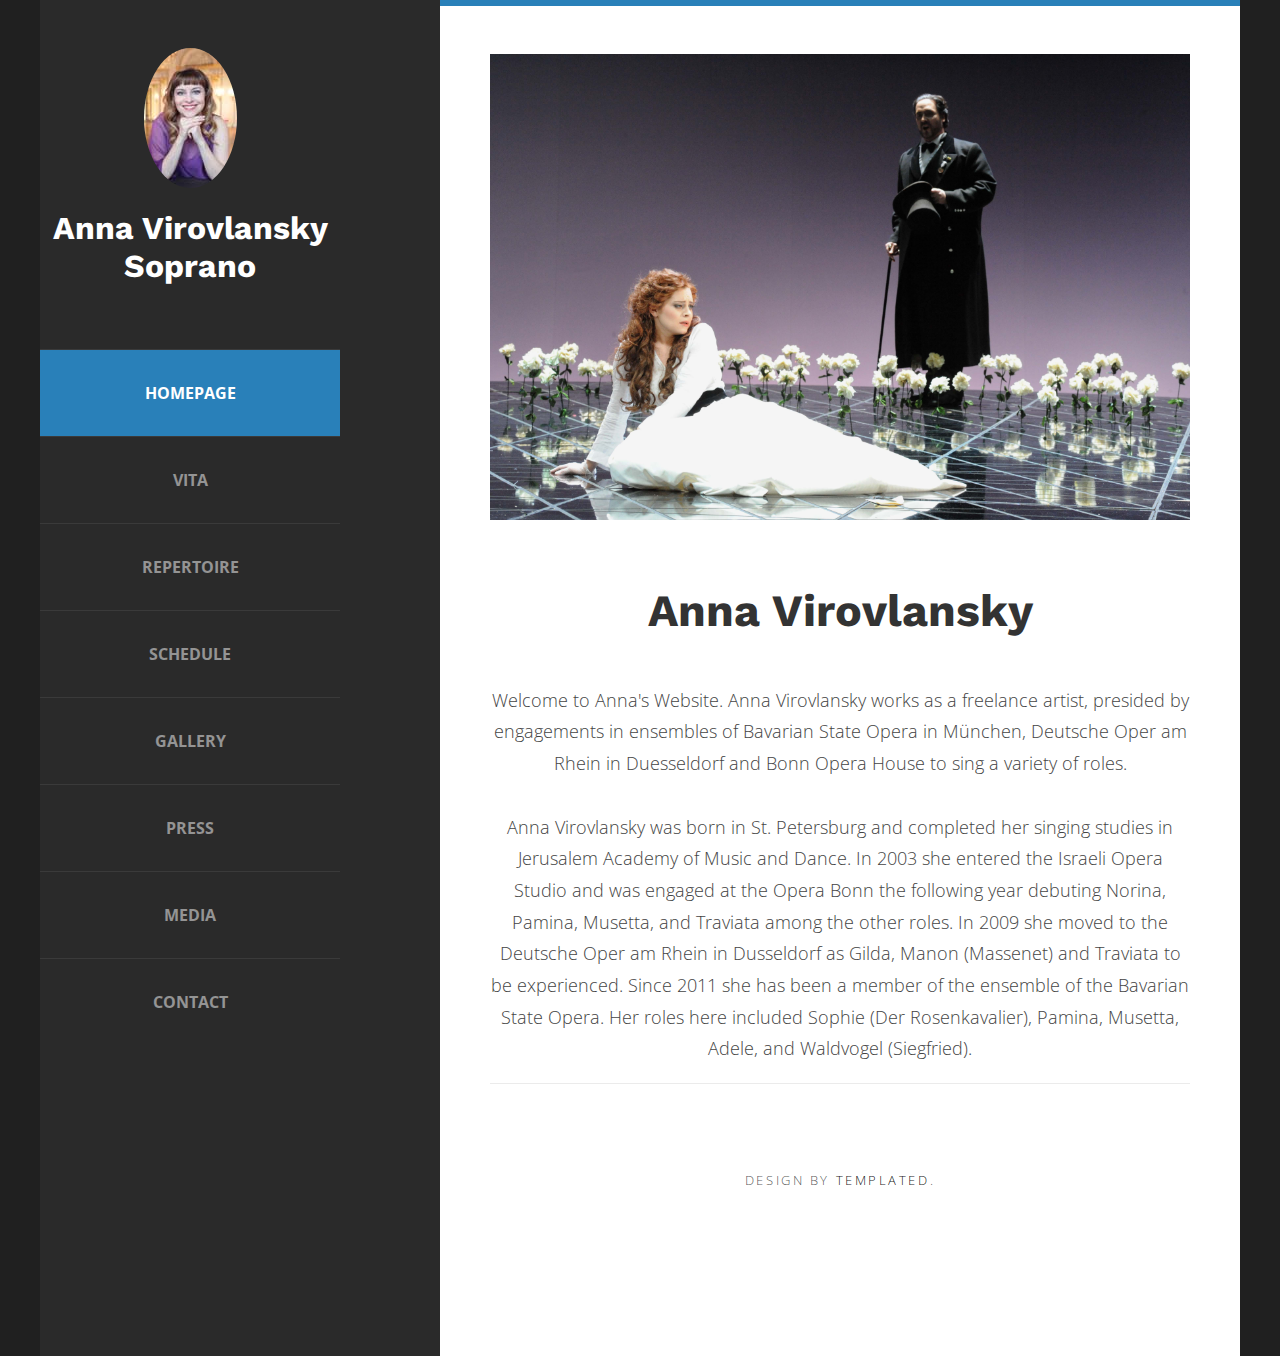
<file: index.html>
<!DOCTYPE html PUBLIC "-//W3C//DTD XHTML 1.0 Strict//EN" "http://www.w3.org/TR/xhtml1/DTD/xhtml1-strict.dtd">
<!--
Design by TEMPLATED
http://templated.co
Released for free under the Creative Commons Attribution License

Name       : Skeleton
Description: A two-column, fixed-width design with dark color scheme.
Version    : 1.0
Released   : 20130902

-->
<html xmlns="http://www.w3.org/1999/xhtml">
<head>
<meta http-equiv="Content-Type" content="text/html; charset=utf-8" />
<title></title>
<meta name="keywords" content="" />
<meta name="description" content="" />
<link href="http://fonts.googleapis.com/css?family=Source+Sans+Pro:200,300,400,600,700,900" rel="stylesheet" />
<link href="default.css" rel="stylesheet" type="text/css" media="all" />
<link href="https://fonts.googleapis.com/css?family=Open+Sans|Work+Sans:600" rel="stylesheet">


</head>
<body>
<div id="page" class="container">
	<div id="header">
		<div id="logo">
			<img src="img/small_home.jpg" alt="" />
			<h1><a href="index.html">Anna Virovlansky Soprano</a></h1>
		</div>
		<div id="menu">
			<ul>
                <li class="current_page_item"><a href="index.html" accesskey="1" title="">Homepage</a></li>
				<li><a href="vita.html" accesskey="2" title="">Vita</a></li>
				<li><a href="repertoire.html" accesskey="3" title="">Repertoire</a></li>
				<li><a href="schedule.html" accesskey="4" title="">Schedule</a></li>
				<li><a href="gallery.html" accesskey="5" title="">Gallery</a></li>
                <li><a href="press.html" accesskey="6" title="">Press</a></li>
                <li><a href="media.html" accesskey="7" title="">Media</a></li>
                <li><a href="contact.html" accesskey="8" title="">Contact</a></li>
			</ul>
		</div>
	</div>
	<div id="main">
		<div id="banner">
			<img src="img/hero.jpg" alt="" class="image-full" />
		</div>
		<div id="welcome">
			<div class="title">
				<h2>Anna Virovlansky</h2>
			</div>
			<p>

                Welcome to Anna's Website. Anna Virovlansky works as a freelance artist, presided by engagements in ensembles of Bavarian State Opera in München, Deutsche Oper am Rhein in Duesseldorf and Bonn Opera House to sing a variety of roles. <br><br>


                Anna Virovlansky was born in St. Petersburg and completed her singing studies in Jerusalem Academy of Music and Dance. In 2003 she entered the Israeli Opera Studio and was engaged at the Opera Bonn the following year debuting Norina, Pamina, Musetta, and Traviata among the other roles. In 2009 she moved to the Deutsche Oper am Rhein in Dusseldorf as Gilda, Manon (Massenet) and Traviata to be experienced. Since 2011 she has been a member of the ensemble of the Bavarian State Opera. Her roles here included Sophie (Der Rosenkavalier), Pamina, Musetta, Adele, and Waldvogel (Siegfried).
             </p>
		</div>
		<div id="copyright">
			<span>Design by <a href="http://templated.co" rel="nofollow">TEMPLATED</a>.</span>
		</div>
	</div>
</div>
</body>
</html>
</file>
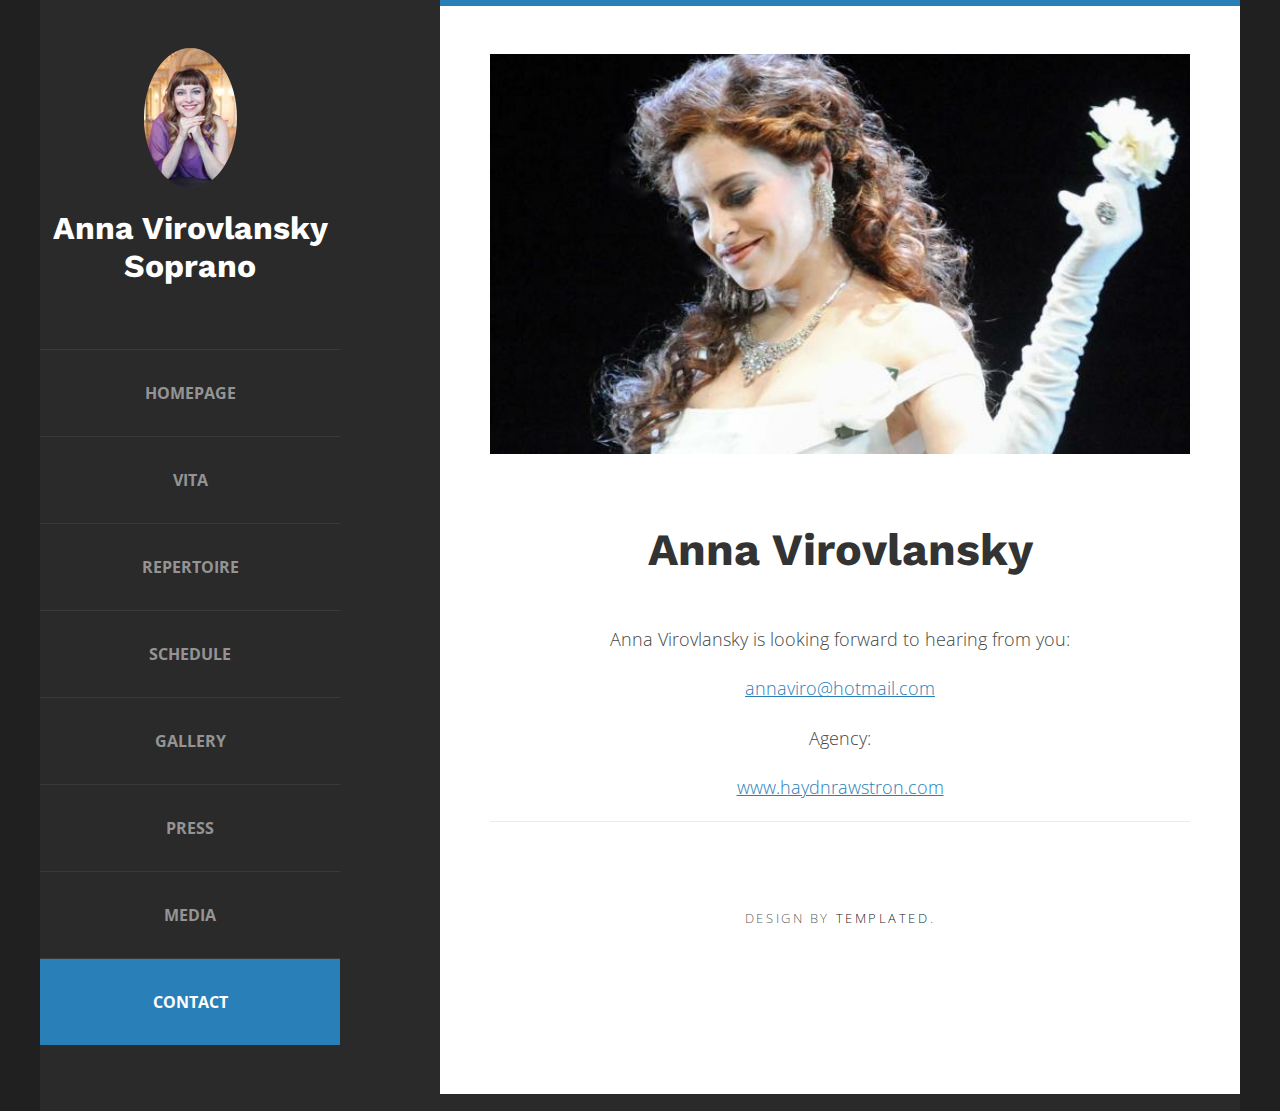
<file: contact.html>
<!DOCTYPE html PUBLIC "-//W3C//DTD XHTML 1.0 Strict//EN" "http://www.w3.org/TR/xhtml1/DTD/xhtml1-strict.dtd">
<!--
Design by TEMPLATED
http://templated.co
Released for free under the Creative Commons Attribution License

Name       : Skeleton
Description: A two-column, fixed-width design with dark color scheme.
Version    : 1.0
Released   : 20130902

-->
<html xmlns="http://www.w3.org/1999/xhtml">
<head>
<meta http-equiv="Content-Type" content="text/html; charset=utf-8" />
<title></title>
<meta name="keywords" content="" />
<meta name="description" content="" />
<link href="http://fonts.googleapis.com/css?family=Source+Sans+Pro:200,300,400,600,700,900" rel="stylesheet" />
<link href="default.css" rel="stylesheet" type="text/css" media="all" />
<link href="https://fonts.googleapis.com/css?family=Open+Sans|Work+Sans:600" rel="stylesheet">

</head>
<body>
<div id="page" class="container">
	<div id="header">
		<div id="logo">
			<img src="img/small_home.jpg" alt="" />
			<h1><a href="media.html">Anna Virovlansky Soprano</a></h1>
		</div>
		<div id="menu">
			<ul>
				<li><a href="index.html" accesskey="1" title="">Homepage</a></li>
				<li><a href="vita.html" accesskey="2" title="">Vita</a></li>
				<li><a href="repertoire.html" accesskey="3" title="">Repertoire</a></li>
				<li><a href="schedule.html" accesskey="4" title="">Schedule</a></li>
				<li><a href="gallery.html" accesskey="5" title="">Gallery</a></li>
                <li><a href="press.html" accesskey="6" title="">Press</a></li>
                <li><a href="media.html" accesskey="7" title="">Media</a></li>
                <li class="current_page_item"><a href="contact.html" accesskey="8" title="">Contact</a></li>
			</ul>
		</div>
	</div>
	<div id="main">
        <div id="banner">
            <img class=cover src="img/contact.jpg" alt="" class="image-full" height="400"/>
        </div>
		<div id="welcome">
			<div class="title">
				<h2>Anna Virovlansky</h2>
			</div>
            <p>
                Anna Virovlansky is looking forward to hearing from you:
            <p>
            <a href="mailto:annaviro@hotmail.com" target="_blank">annaviro@hotmail.com</a>

            <p>
                Agency:
            <p>
            <a href="http://www.haydnrawstron.com" target="_blank">www.haydnrawstron.com</a>

		</div>
		<div id="copyright">
			<span>Design by <a href="http://templated.co" rel="nofollow">TEMPLATED</a>.</span>
		</div>
	</div>
</div>
</body>
</html>
</file>
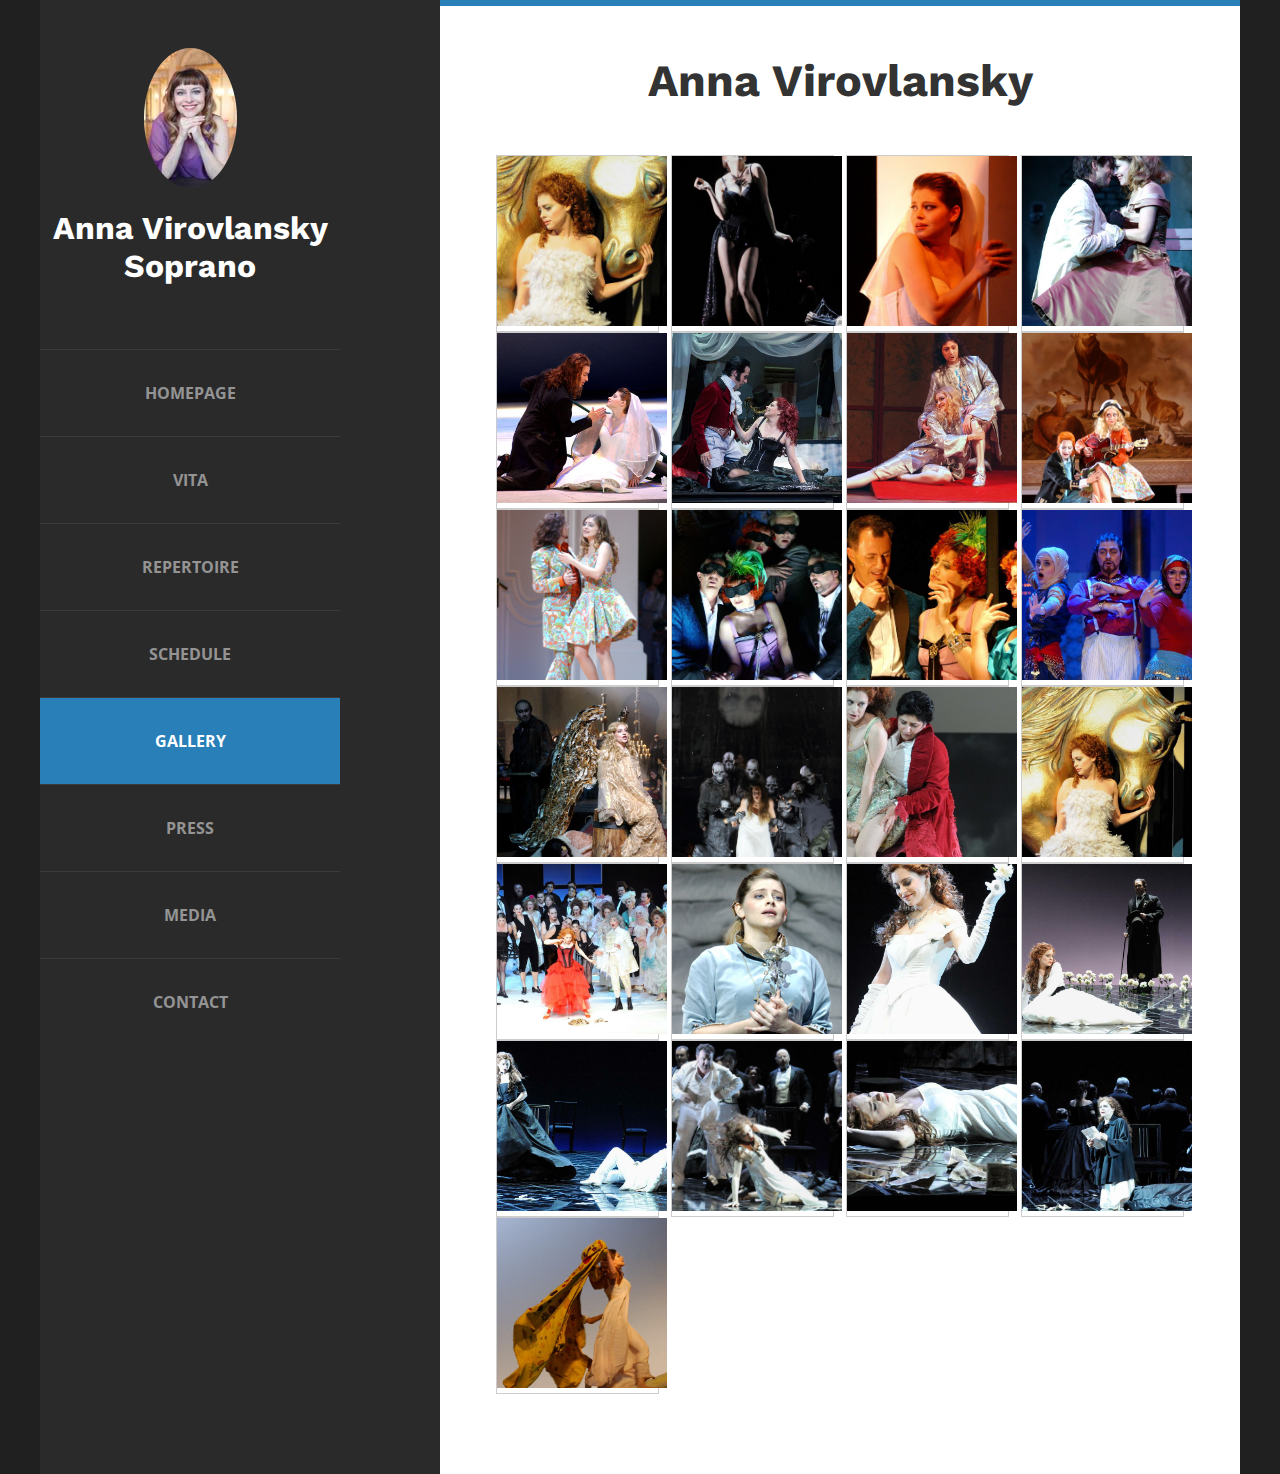
<file: gallery.html>
<!DOCTYPE html PUBLIC "-//W3C//DTD XHTML 1.0 Strict//EN" "http://www.w3.org/TR/xhtml1/DTD/xhtml1-strict.dtd">
<!--
Design by TEMPLATED
http://templated.co
Released for free under the Creative Commons Attribution License

Name       : Skeleton
Description: A two-column, fixed-width design with dark color scheme.
Version    : 1.0
Released   : 20130902

-->
<html xmlns="http://www.w3.org/1999/xhtml">
<head>
<meta http-equiv="Content-Type" content="text/html; charset=utf-8" />
<title></title>
<meta name="keywords" content="" />
<meta name="description" content="" />
<link href="http://fonts.googleapis.com/css?family=Source+Sans+Pro:200,300,400,600,700,900" rel="stylesheet" />
<link href="default.css" rel="stylesheet" type="text/css" media="all" />
<link href="https://fonts.googleapis.com/css?family=Open+Sans|Work+Sans:600" rel="stylesheet">

</head>
<body>
<div id="page" class="container">
	<div id="header">
		<div id="logo">
			<img src="img/small_home.jpg" alt="" />
			<h1><a href="index.html">Anna Virovlansky Soprano</a></h1>
		</div>
		<div id="menu">
			<ul>
                <li><a href="index.html" accesskey="1" title="">Homepage</a></li>
				<li><a href="vita.html" accesskey="2" title="">Vita</a></li>
				<li><a href="repertoire.html" accesskey="3" title="">Repertoire</a></li>
				<li><a href="schedule.html" accesskey="4" title="">Schedule</a></li>
				<li class="current_page_item"><a href="gallery.html" accesskey="5" title="">Gallery</a></li>
                <li><a href="press.html" accesskey="6" title="">Press</a></li>
                <li><a href="media.html" accesskey="7" title="">Media</a></li>
                <li><a href="contact.html" accesskey="8" title="">Contact</a></li>
			</ul>
		</div>
	</div>
	<div id="main">
		<div id="welcome">
			<div class="title">
				<h2>Anna Virovlansky</h2>
			</div>
            <div class="responsive">
              <div class="gallery">
                <a target="_blank" href="img/1.jpg">
                  <img src="img/1.jpg" width="600" height="400">
                </a>
              </div>
            </div>


            <div class="responsive">
              <div class="gallery">
                <a target="_blank" href="img/2.jpg">
                  <img src="img/2.jpg" width="600" height="400">
                </a>
              </div>
            </div>

            <div class="responsive">
              <div class="gallery">
                <a target="_blank" href="img/3.jpg">
                  <img src="img/3.jpg" width="600" height="400">
                </a>
              </div>
            </div>

            <div class="responsive">
              <div class="gallery">
                <a target="_blank" href="img/4.jpg">
                  <img src="img/4.jpg" width="600" height="400">
                </a>
              </div>
            </div>

            <div class="responsive">
              <div class="gallery">
                <a target="_blank" href="img/5.jpg">
                  <img src="img/5.jpg" width="600" height="400">
                </a>
              </div>
            </div>

            <div class="responsive">
              <div class="gallery">
                <a target="_blank" href="img/6.jpg">
                  <img src="img/6.jpg" width="600" height="400">
                </a>
              </div>
            </div>

            <div class="responsive">
              <div class="gallery">
                <a target="_blank" href="img/7.jpg">
                  <img src="img/7.jpg" width="600" height="400">
                </a>
              </div>
            </div>

            <div class="responsive">
              <div class="gallery">
                <a target="_blank" href="img/8.jpg">
                  <img src="img/8.jpg" width="600" height="400">
                </a>
              </div>
            </div>

            <div class="responsive">
              <div class="gallery">
                <a target="_blank" href="img/9.jpg">
                  <img src="img/9.jpg" width="600" height="400">
                </a>
              </div>
            </div>

            <div class="responsive">
              <div class="gallery">
                <a target="_blank" href="img/10.jpg">
                  <img src="img/10.jpg" width="600" height="400">
                </a>
              </div>
            </div>

            <div class="responsive">
              <div class="gallery">
                <a target="_blank" href="img/11.jpg">
                  <img src="img/11.jpg" width="600" height="400">
                </a>
              </div>
            </div>

            <div class="responsive">
              <div class="gallery">
                <a target="_blank" href="img/12.jpg">
                  <img src="img/12.jpg" width="600" height="400">
                </a>
              </div>
            </div>

            <div class="responsive">
              <div class="gallery">
                <a target="_blank" href="img/13.jpg">
                  <img src="img/13.jpg" width="600" height="400">
                </a>
              </div>
            </div>

            <div class="responsive">
              <div class="gallery">
                <a target="_blank" href="img/14.jpg">
                  <img src="img/14.jpg" width="600" height="400">
                </a>
              </div>
            </div>

            <div class="responsive">
              <div class="gallery">
                <a target="_blank" href="img/15.jpg">
                  <img src="img/15.jpg" width="600" height="400">
                </a>
              </div>
            </div>

            <div class="responsive">
              <div class="gallery">
                <a target="_blank" href="img/16.jpg">
                  <img src="img/16.jpg" width="600" height="400">
                </a>
              </div>
            </div>

            <div class="responsive">
              <div class="gallery">
                <a target="_blank" href="img/17.jpg">
                  <img src="img/17.jpg" width="600" height="400">
                </a>
              </div>
            </div>

            <div class="responsive">
              <div class="gallery">
                <a target="_blank" href="img/18.jpg">
                  <img src="img/18.jpg" width="600" height="400">
                </a>
              </div>
            </div>

            <div class="responsive">
              <div class="gallery">
                <a target="_blank" href="img/19.jpg">
                  <img src="img/19.jpg" width="600" height="400">
                </a>
              </div>
            </div>

            <div class="responsive">
              <div class="gallery">
                <a target="_blank" href="img/20.jpg">
                  <img src="img/20.jpg" width="600" height="400">
                </a>
              </div>
            </div>

            <div class="responsive">
              <div class="gallery">
                <a target="_blank" href="img/21.jpg">
                  <img src="img/21.jpg" width="600" height="400">
                </a>
              </div>
            </div>

            <div class="responsive">
              <div class="gallery">
                <a target="_blank" href="img/22.jpg">
                  <img src="img/22.jpg" width="600" height="400">
                </a>
              </div>
            </div>

            <div class="responsive">
              <div class="gallery">
                <a target="_blank" href="img/23.jpg">
                  <img src="img/23.jpg" width="600" height="400">
                </a>
              </div>
            </div>

            <div class="responsive">
              <div class="gallery">
                <a target="_blank" href="img/24.jpg">
                  <img src="img/24.jpg" width="600" height="400">
                </a>
              </div>
            </div>

            <div class="responsive">
              <div class="gallery">
                <a target="_blank" href="img/25.jpg">
                  <img src="img/25.jpg" width="600" height="400">
                </a>
              </div>
            </div>
		</div>
		<div id="copyright">
			<span>Design by <a href="http://templated.co" rel="nofollow">TEMPLATED</a>.</span>
		</div>
	</div>
</div>
</body>
</html>
</file>
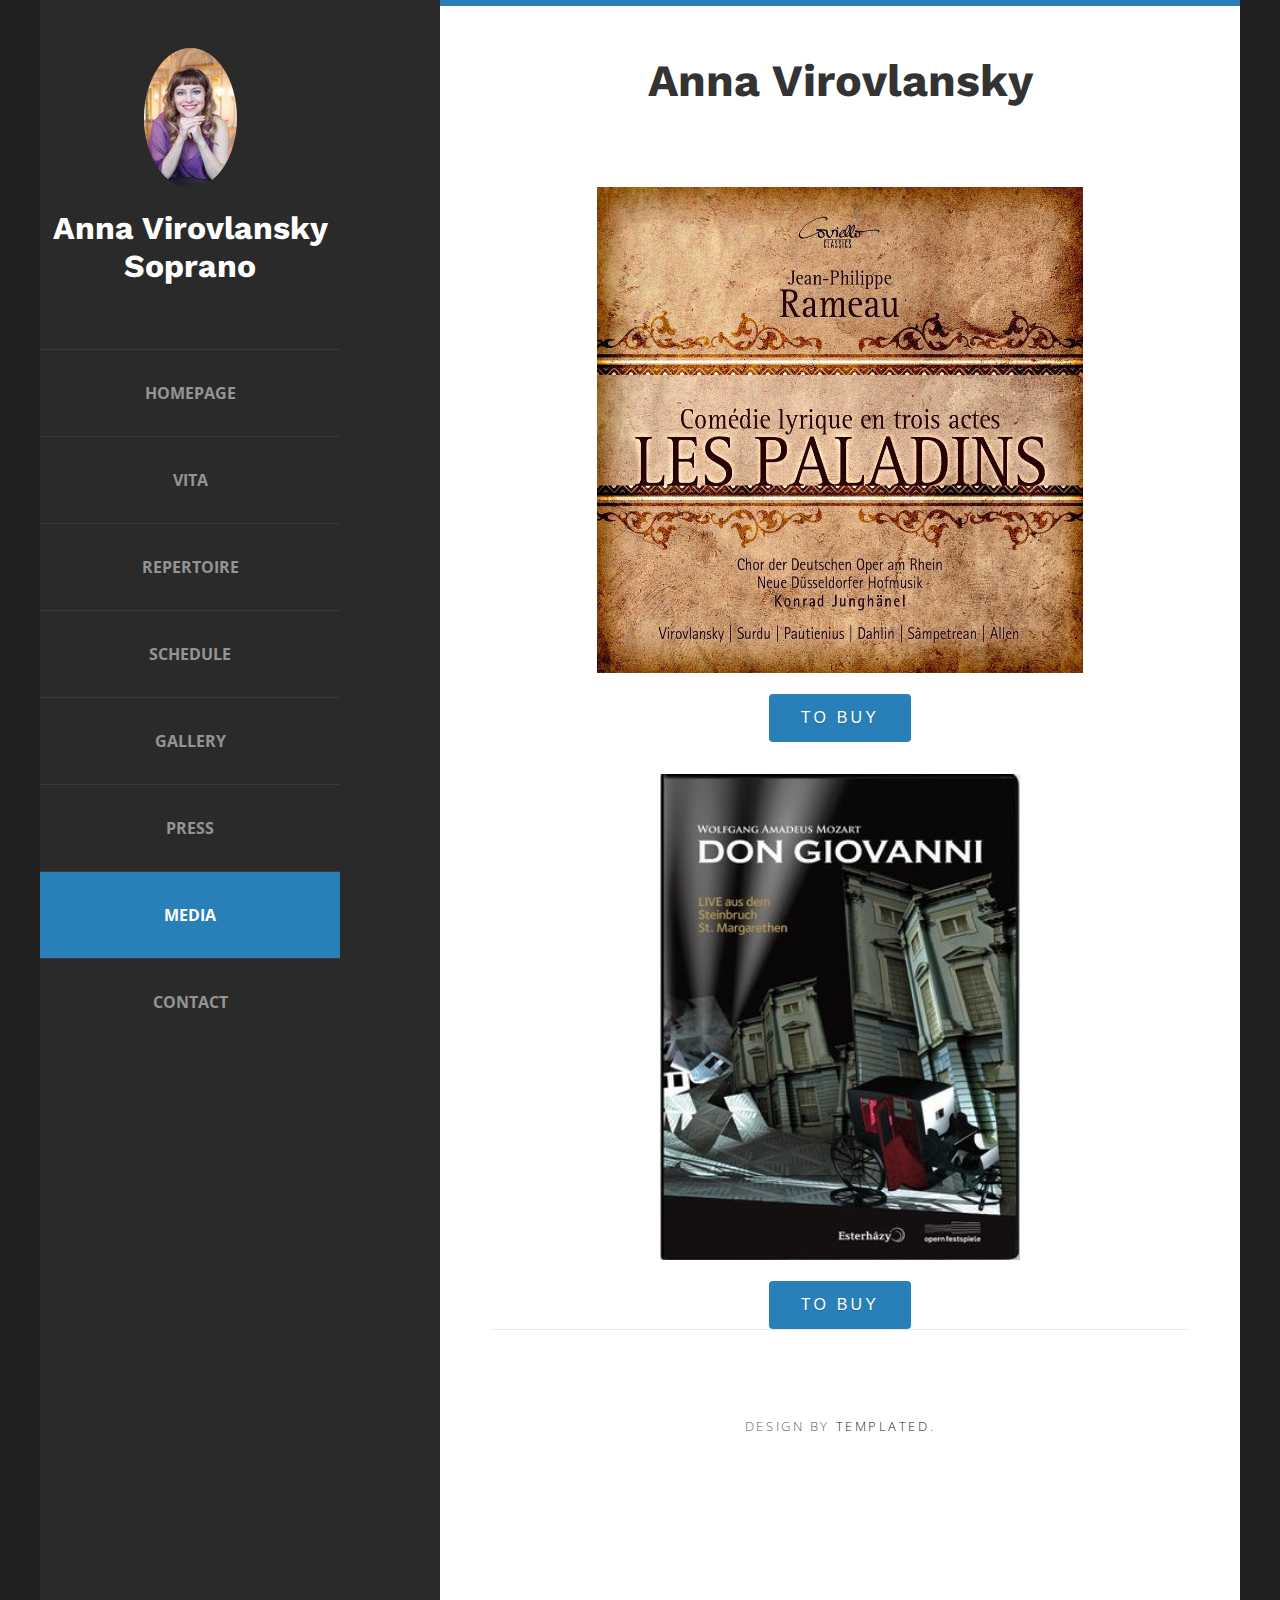
<file: media.html>
<!DOCTYPE html PUBLIC "-//W3C//DTD XHTML 1.0 Strict//EN" "http://www.w3.org/TR/xhtml1/DTD/xhtml1-strict.dtd">
<!--
Design by TEMPLATED
http://templated.co
Released for free under the Creative Commons Attribution License

Name       : Skeleton
Description: A two-column, fixed-width design with dark color scheme.
Version    : 1.0
Released   : 20130902

-->
<html xmlns="http://www.w3.org/1999/xhtml">
<head>
<meta http-equiv="Content-Type" content="text/html; charset=utf-8" />
<title></title>
<meta name="keywords" content="" />
<meta name="description" content="" />
<link href="http://fonts.googleapis.com/css?family=Source+Sans+Pro:200,300,400,600,700,900" rel="stylesheet" />
<link href="default.css" rel="stylesheet" type="text/css" media="all" />
<link href="https://fonts.googleapis.com/css?family=Open+Sans|Work+Sans:600" rel="stylesheet">

</head>
<body>
<div id="page" class="container">
	<div id="header">
		<div id="logo">
			<img src="img/small_home.jpg" alt="" />
			<h1><a href="index.html">Anna Virovlansky Soprano</a></h1>
		</div>
		<div id="menu">
			<ul>
				<li><a href="index.html" accesskey="1" title="">Homepage</a></li>
				<li><a href="vita.html" accesskey="2" title="">Vita</a></li>
				<li><a href="repertoire.html" accesskey="3" title="">Repertoire</a></li>
				<li><a href="schedule.html" accesskey="4" title="">Schedule</a></li>
				<li><a href="gallery.html" accesskey="5" title="">Gallery</a></li>
                <li><a href="press.html" accesskey="6" title="">Press</a></li>
                <li class="current_page_item"><a href="media.html" accesskey="7" title="">Media</a></li>
                <li><a href="contact.html" accesskey="8" title="">Contact</a></li>
			</ul>
		</div>
	</div>
	<div id="main">
		<div id="welcome">
			<div class="title">
				<h2>Anna Virovlansky</h2>
			</div>
            <div class="media">
                <img src="img/cd.jpg" alt="CD" height="486" width="486">
                <form>
                <input class="button" type="button" value="To Buy" onclick="window.location.href='https://www.amazon.de/Rameau-Paladins-Anders-J-Dahlin/dp/B0044S0ZZO'" />
                </form>
            </div>
            <div class="media">
                <img src="img/dvd.jpg" alt="DVD" height="486" width="360"><br>
                <form>
                <input class="button" type="button" value="To Buy" onclick="window.location.href='https://esterhazy.at/de/steinbruchmargarethen/681750/DVD-Don-Giovanni-jetzt-auch-im-Handel'" />
                </form>
            </div>
		</div>
		<div id="copyright">
			<span>Design by <a href="http://templated.co" rel="nofollow">TEMPLATED</a>.</span>
		</div>
	</div>
</div>
</body>
</html>
</file>
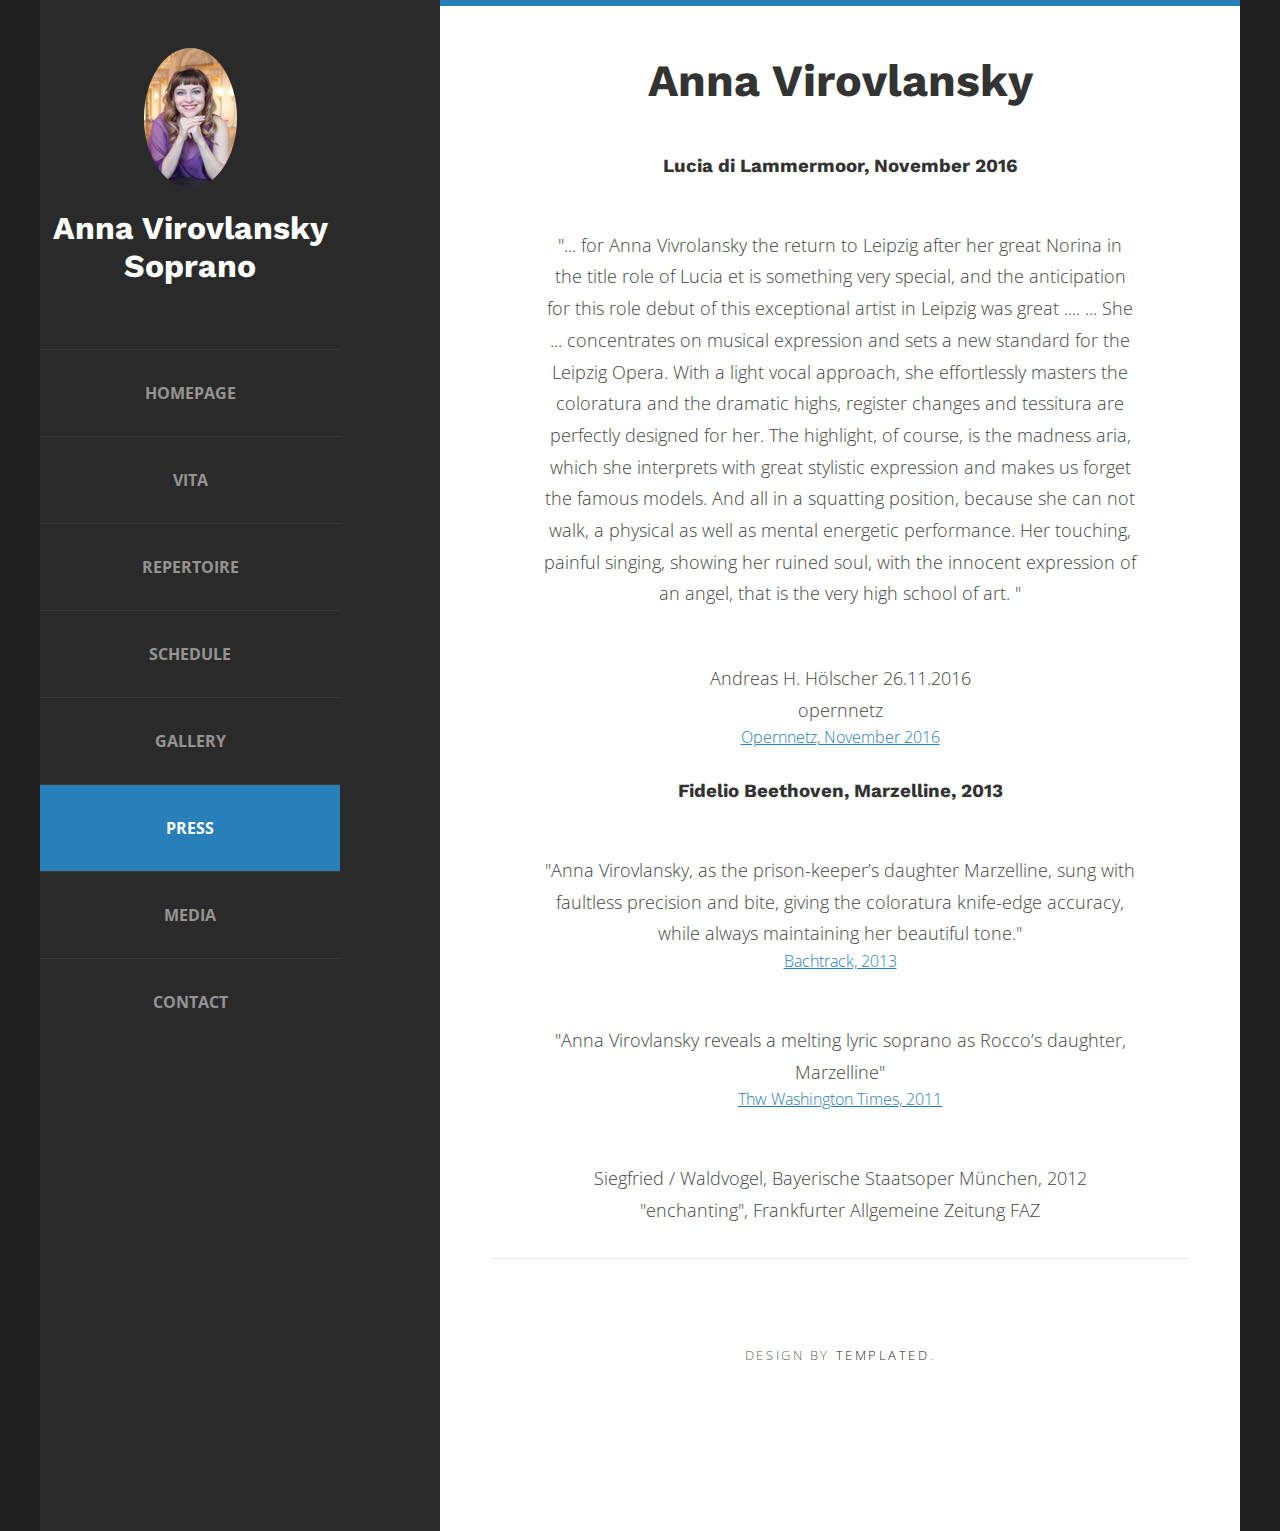
<file: press.html>
<!DOCTYPE html PUBLIC "-//W3C//DTD XHTML 1.0 Strict//EN" "http://www.w3.org/TR/xhtml1/DTD/xhtml1-strict.dtd">
<!--
Design by TEMPLATED
http://templated.co
Released for free under the Creative Commons Attribution License

Name       : Skeleton
Description: A two-column, fixed-width design with dark color scheme.
Version    : 1.0
Released   : 20130902

-->
<html xmlns="http://www.w3.org/1999/xhtml">
<head>
<meta http-equiv="Content-Type" content="text/html; charset=utf-8" />
<title></title>
<meta name="keywords" content="" />
<meta name="description" content="" />
<link href="http://fonts.googleapis.com/css?family=Source+Sans+Pro:200,300,400,600,700,900" rel="stylesheet" />
<link href="default.css" rel="stylesheet" type="text/css" media="all" />
<link href="https://fonts.googleapis.com/css?family=Open+Sans|Work+Sans:600" rel="stylesheet">

</head>
<body>
<div id="page" class="container">
	<div id="header">
		<div id="logo">
			<img src="img/small_home.jpg" alt="" />
			<h1><a href="index.html">Anna Virovlansky Soprano</a></h1>
		</div>
		<div id="menu">
			<ul>
                <li><a href="index.html" accesskey="1" title="">Homepage</a></li>
				<li><a href="vita.html" accesskey="2" title="">Vita</a></li>
				<li><a href="repertoire.html" accesskey="3" title="">Repertoire</a></li>
				<li><a href="schedule.html" accesskey="4" title="">Schedule</a></li>
				<li><a href="gallery.html" accesskey="5" title="">Gallery</a></li>
                <li class="current_page_item"><a href="press.html" accesskey="6" title="">Press</a></li>
                <li><a href="media.html" accesskey="7" title="">Media</a></li>
                <li><a href="contact.html" accesskey="8" title="">Contact</a></li>
			</ul>
		</div>
	</div>
	<div id="main">
		<div id="welcome">
			<div class="title">
				<h2>Anna Virovlansky</h2>
			</div>
            <div class="press">
                <div>
                    <h3>Lucia di Lammermoor, November 2016</h3>
                    <p>
                        "... for Anna Vivrolansky the return to Leipzig after her great Norina in the title role of Lucia et is something very special, and the anticipation for this role debut of this exceptional artist in Leipzig was great ....
                        ... She ... concentrates on musical expression and sets a new standard for the Leipzig Opera. With a light vocal approach, she effortlessly masters the coloratura and the dramatic highs, register changes and tessitura are perfectly designed for her. The highlight, of course, is the madness aria, which she interprets with great stylistic expression and makes us forget the famous models. And all in a squatting position, because she can not walk, a physical as well as mental energetic performance. Her touching, painful singing, showing her ruined soul, with the innocent expression of an angel, that is the very high school of art. "<br>
                    </p>
                    <p>
                        <span>Andreas H. Hölscher 26.11.2016</span><br>

                        opernnetz
                    </p>
                    <a href="http://www.opernnetz.de/Seiten/Aktuelle_Auffuehrungen/Leipzig_Lucia_di_Lammermoor_Hoelscher_161126.html" target="_blank">Opernnetz, November 2016</a>
                </div>

                <div>
                    <h3>Fidelio Beethoven, Marzelline, 2013</h3>
                    <p>
                        "Anna Virovlansky, as the prison-keeper’s daughter Marzelline, sung with faultless precision and bite, giving the coloratura knife-edge accuracy, while always maintaining her beautiful tone."<br>
                    </p>
                        <a href="https://www.washingtontimes.com/news/2011/nov/28/munichs-hit-hoffmann-far-out-fidelio/" target="_blank">Bachtrack, 2013</a>
                    <p>
                        "Anna Virovlansky reveals a melting lyric soprano as Rocco’s daughter, Marzelline"
                    </p>
                    <a href="https://www.washingtontimes.com/news/2011/nov/28/munichs-hit-hoffmann-far-out-fidelio/" target="_blank">Thw Washington Times, 2011</a>
                    <p>
                        Siegfried / Waldvogel, Bayerische Staatsoper München, 2012
                        "enchanting", Frankfurter Allgemeine Zeitung FAZ
                    </p>
                </div>
            </div>
		</div>
		<div id="copyright">
			<span>Design by <a href="http://templated.co" rel="nofollow">TEMPLATED</a>.</span>
		</div>
	</div>
</div>
</body>
</html>
</file>
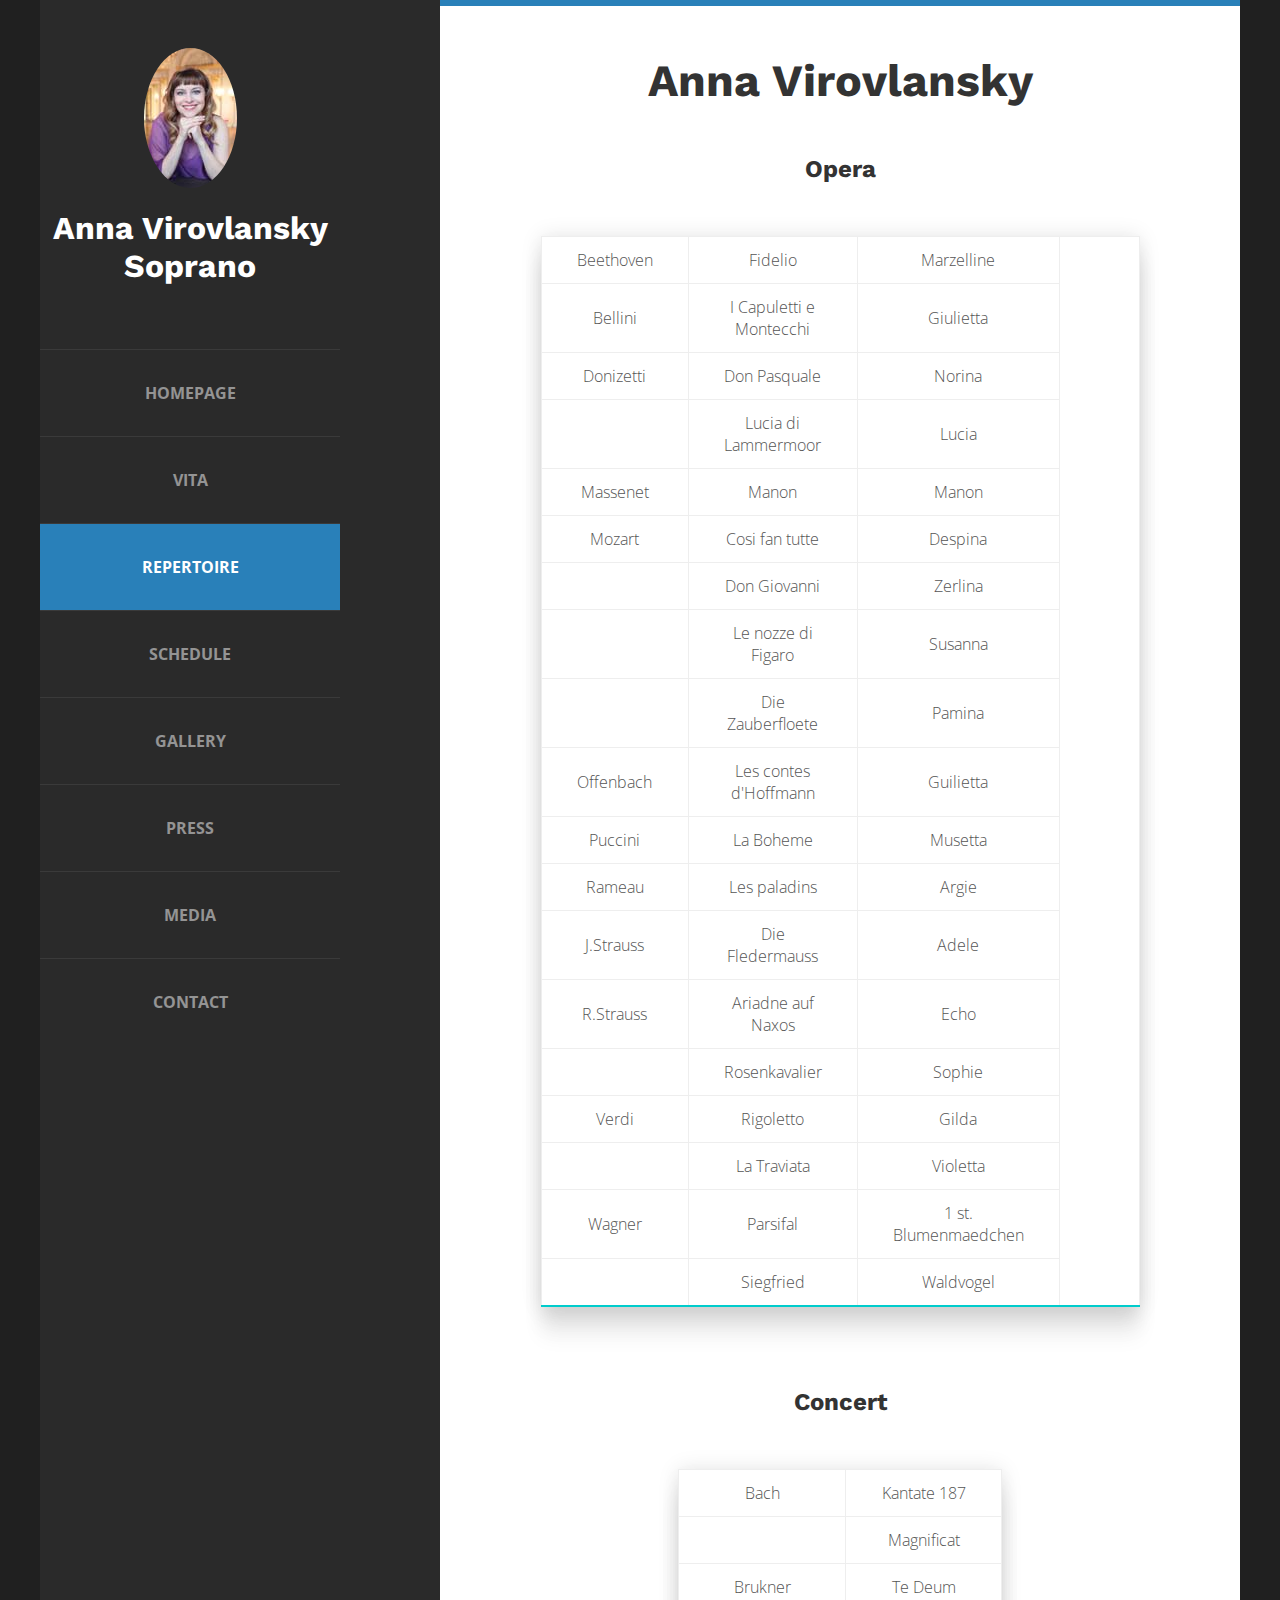
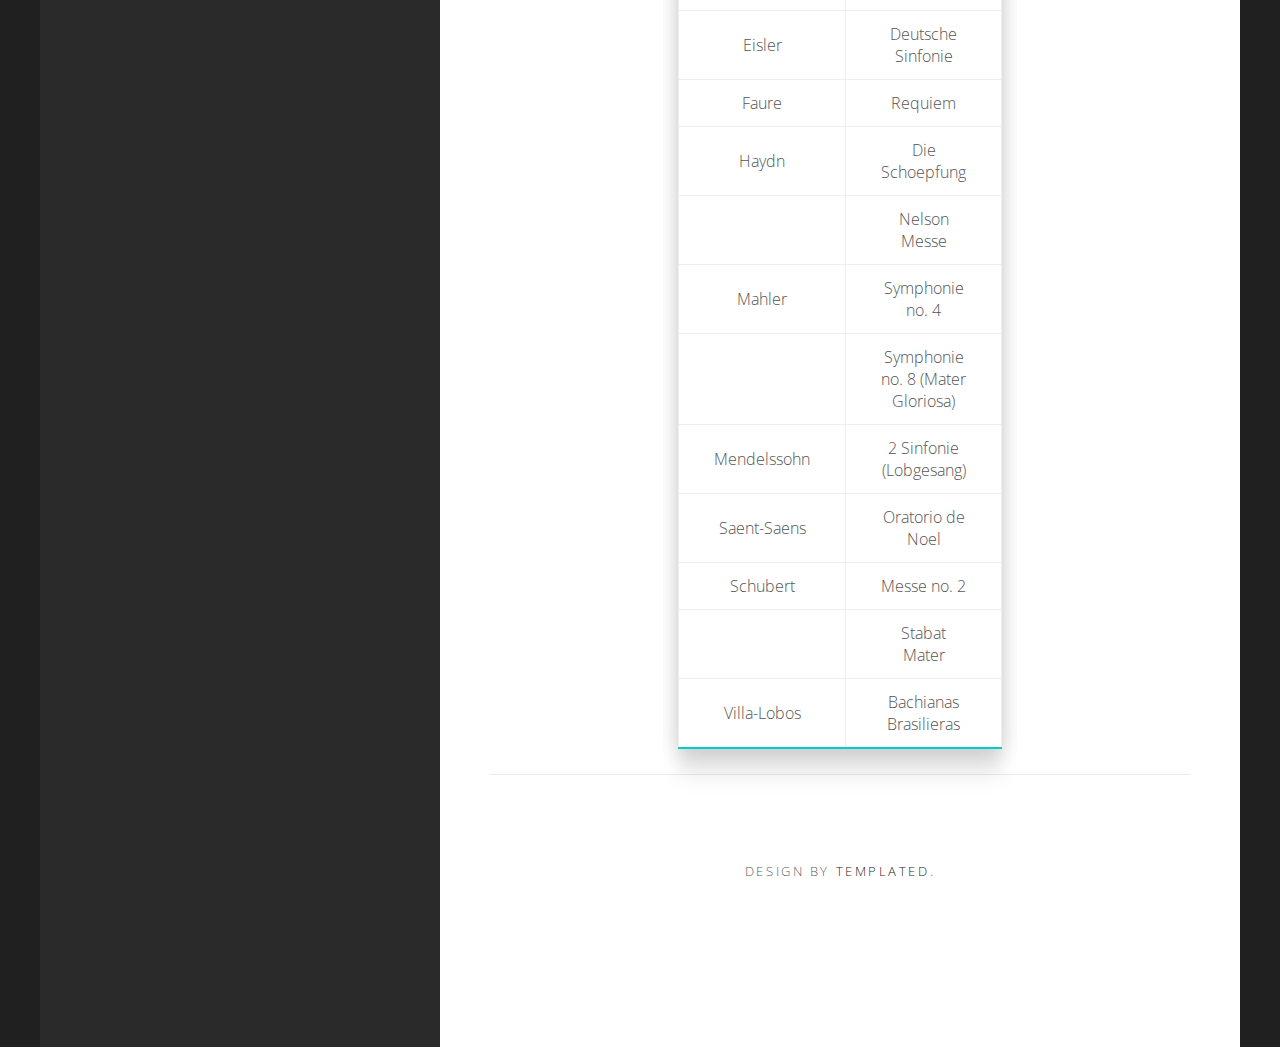
<file: repertoire.html>
<!DOCTYPE html PUBLIC "-//W3C//DTD XHTML 1.0 Strict//EN" "http://www.w3.org/TR/xhtml1/DTD/xhtml1-strict.dtd">
<!--
Design by TEMPLATED
http://templated.co
Released for free under the Creative Commons Attribution License

Name       : Skeleton
Description: A two-column, fixed-width design with dark color scheme.
Version    : 1.0
Released   : 20130902

-->
<html xmlns="http://www.w3.org/1999/xhtml">
<head>
<meta http-equiv="Content-Type" content="text/html; charset=utf-8" />
<title></title>
<meta name="keywords" content="" />
<meta name="description" content="" />
<link href="http://fonts.googleapis.com/css?family=Source+Sans+Pro:200,300,400,600,700,900" rel="stylesheet" />
<link href="default.css" rel="stylesheet" type="text/css" media="all" />
<link href="https://fonts.googleapis.com/css?family=Open+Sans|Work+Sans:600" rel="stylesheet">

</head>
<body>
<div id="page" class="container">
	<div id="header">
		<div id="logo">
			<img src="img/small_home.jpg" alt="" />
			<h1><a href="index.html">Anna Virovlansky Soprano</a></h1>
		</div>
		<div id="menu">
			<ul>
                <li><a href="index.html" accesskey="1" title="">Homepage</a></li>
				<li><a href="vita.html" accesskey="2" title="">Vita</a></li>
				<li class="current_page_item"><a href="repertoire.html" accesskey="3" title="">Repertoire</a></li>
				<li><a href="schedule.html" accesskey="4" title="">Schedule</a></li>
				<li><a href="gallery.html" accesskey="5" title="">Gallery</a></li>
                <li><a href="press.html" accesskey="6" title="">Press</a></li>
                <li><a href="media.html" accesskey="7" title="">Media</a></li>
                <li><a href="contact.html" accesskey="8" title="">Contact</a></li>
			</ul>
		</div>
	</div>
	<div id="main">
		<div id="welcome">
			<div class="title">
				<h2>Anna Virovlansky</h2>
			</div>
            <div>
                <h2> opera <br><br></h2>
                <table cellspacing="0" border="0">
                	<colgroup span="4" width="80"></colgroup>
                	<tr>
                		<td>Beethoven</td>
                		<td>Fidelio</td>
                		<td>Marzelline</td>
                	</tr>
                	<tr>
                		<td>Bellini</font></td>
                		<td>I Capuletti e Montecchi</td>
                		<td>Giulietta</font></td>
                	</tr>
                	<tr>
                		<td>Donizetti</td>
                		<td>Don Pasquale</td>
                		<td>Norina</td>
                	</tr>
                	<tr>
                		<td><br></td>
                		<td>Lucia di Lammermoor</td>
                		<td>Lucia</td>
                	</tr>
                	<tr>
                		<td>Massenet</td>
                		<td>Manon</td>
                		<td>Manon</td>
                	</tr>
                	<tr>
                		<td>Mozart</td>
                		<td>Cosi fan tutte</td>
                		<td>Despina</td>
                	</tr>
                	<tr>
                		<td><br></td>
                		<td>Don Giovanni</td>
                		<td>Zerlina</td>
                	</tr>
                	<tr>
                		<td><br></td>
                		<td>Le nozze di Figaro</td>
                		<td>Susanna</td>
                	</tr>
                	<tr>
                		<td><br></td>
                		<td>Die Zauberfloete</td>
                		<td>Pamina</td>
                	</tr>
                	<tr>
                		<td>Offenbach</td>
                		<td>Les contes d'Hoffmann</td>
                		<td>Guilietta</td>
                	</tr>
                	<tr>
                		<td>Puccini</td>
                		<td>La Boheme</td>
                		<td>Musetta</td>
                	</tr>
                	<tr>
                		<td>Rameau</td>
                		<td>Les paladins</td>
                		<td>Argie</td>
                	</tr>
                	<tr>
                		<td>J.Strauss</td>
                		<td>Die Fledermauss</td>
                		<td>Adele</td>
                	</tr>
                	<tr>
                		<td>R.Strauss</td>
                		<td>Ariadne auf Naxos</td>
                		<td>Echo</td>
                	</tr>
                	<tr>
                		<td><br></td>
                		<td>Rosenkavalier</td>
                		<td>Sophie</td>
                	</tr>
                	<tr>
                		<td>Verdi</td>
                		<td>Rigoletto</td>
                		<td>Gilda</td>
                	</tr>
                	<tr>
                		<td><br></td>
                		<td>La Traviata</td>
                		<td>Violetta</td>
                	</tr>
                	<tr>
                		<td>Wagner</td>
                		<td>Parsifal</td>
                		<td>1 st. Blumenmaedchen</td>
                	</tr>
                	<tr>
                		<td><br></td>
                		<td>Siegfried</td>
                		<td>Waldvogel</td>
                	</tr>

                </table>

                <h2><br><br> concert <br><br></h2>
                <table cellspacing="0" border="0">
                	<colgroup span="2" width="80"></colgroup>
                	<tr>
                		<td>Bach</td>
                		<td>Kantate 187</td>
                	</tr>
                	<tr>
                		<td><br></td>
                		<td>Magnificat</td>
                	</tr>
                	<tr>
                		<td>Brukner</td>
                		<td>Te Deum</td>
                	</tr>
                	<tr>
                		<td>Eisler</td>
                		<td>Deutsche Sinfonie</td>
                	</tr>
                	<tr>
                		<td>Faure</td>
                		<td>Requiem</td>
                	</tr>
                	<tr>
                		<td>Haydn</td>
                		<td>Die Schoepfung</td>
                	</tr>
                	<tr>
                		<td><br></td>
                		<td>Nelson Messe</td>
                	</tr>
                	<tr>
                		<td>Mahler</td>
                		<td>Symphonie no. 4</td>
                	</tr>
                	<tr>
                		<td><br></td>
                		<td>Symphonie no. 8 (Mater Gloriosa)</td>
                	</tr>
                	<tr>
                		<td>Mendelssohn</td>
                		<td>2 Sinfonie (Lobgesang)</td>
                	</tr>
                	<tr>
                		<td>Saent-Saens</td>
                		<td>Oratorio de Noel</td>
                	</tr>
                	<tr>
                		<td>Schubert</td>
                		<td>Messe no. 2</td>
                	</tr>
                	<tr>
                		<td><br></td>
                		<td>Stabat Mater</td>
                	</tr>
                	<tr>
                		<td>Villa-Lobos</td>
                		<td>Bachianas Brasilieras</td>
                	</tr>
                </table>
            </div>
		</div>
		<div id="copyright">
			<span>Design by <a href="http://templated.co" rel="nofollow">TEMPLATED</a>.</span>
		</div>
	</div>
</div>
</body>
</html>
</file>
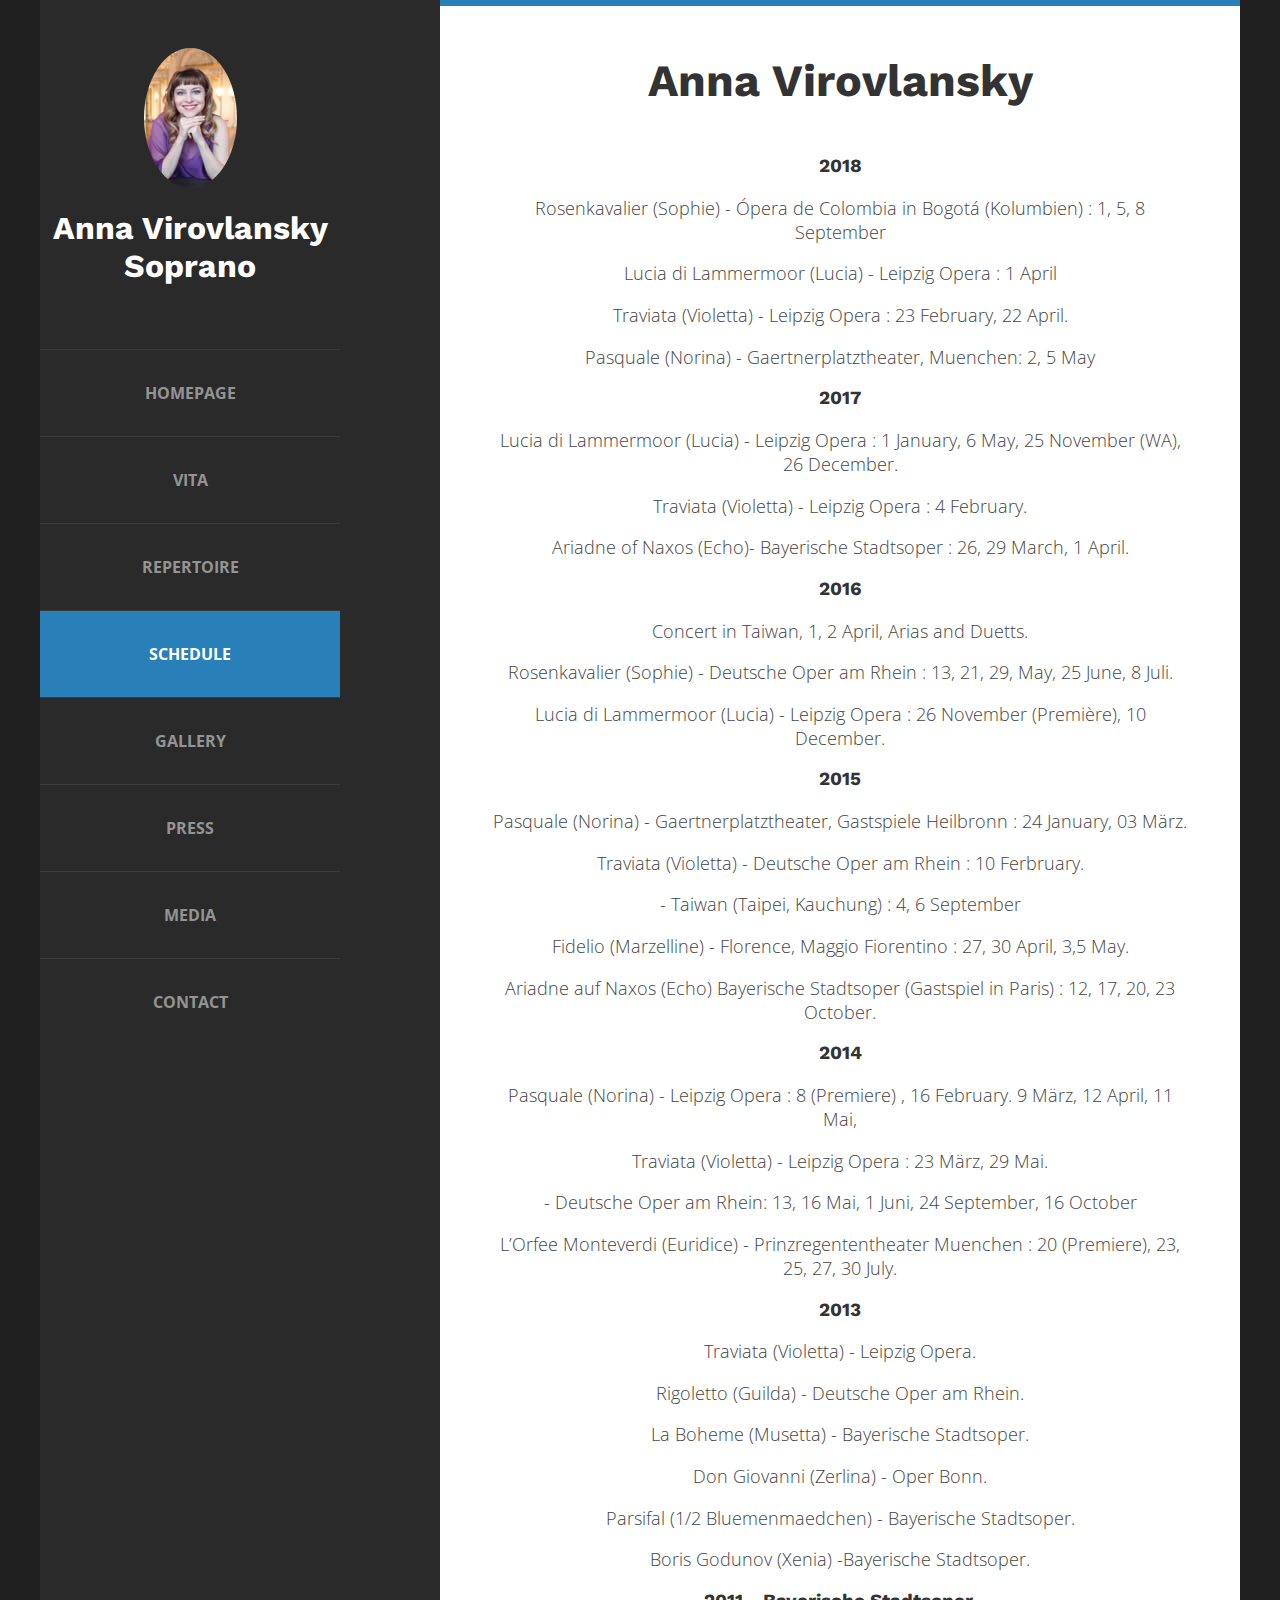
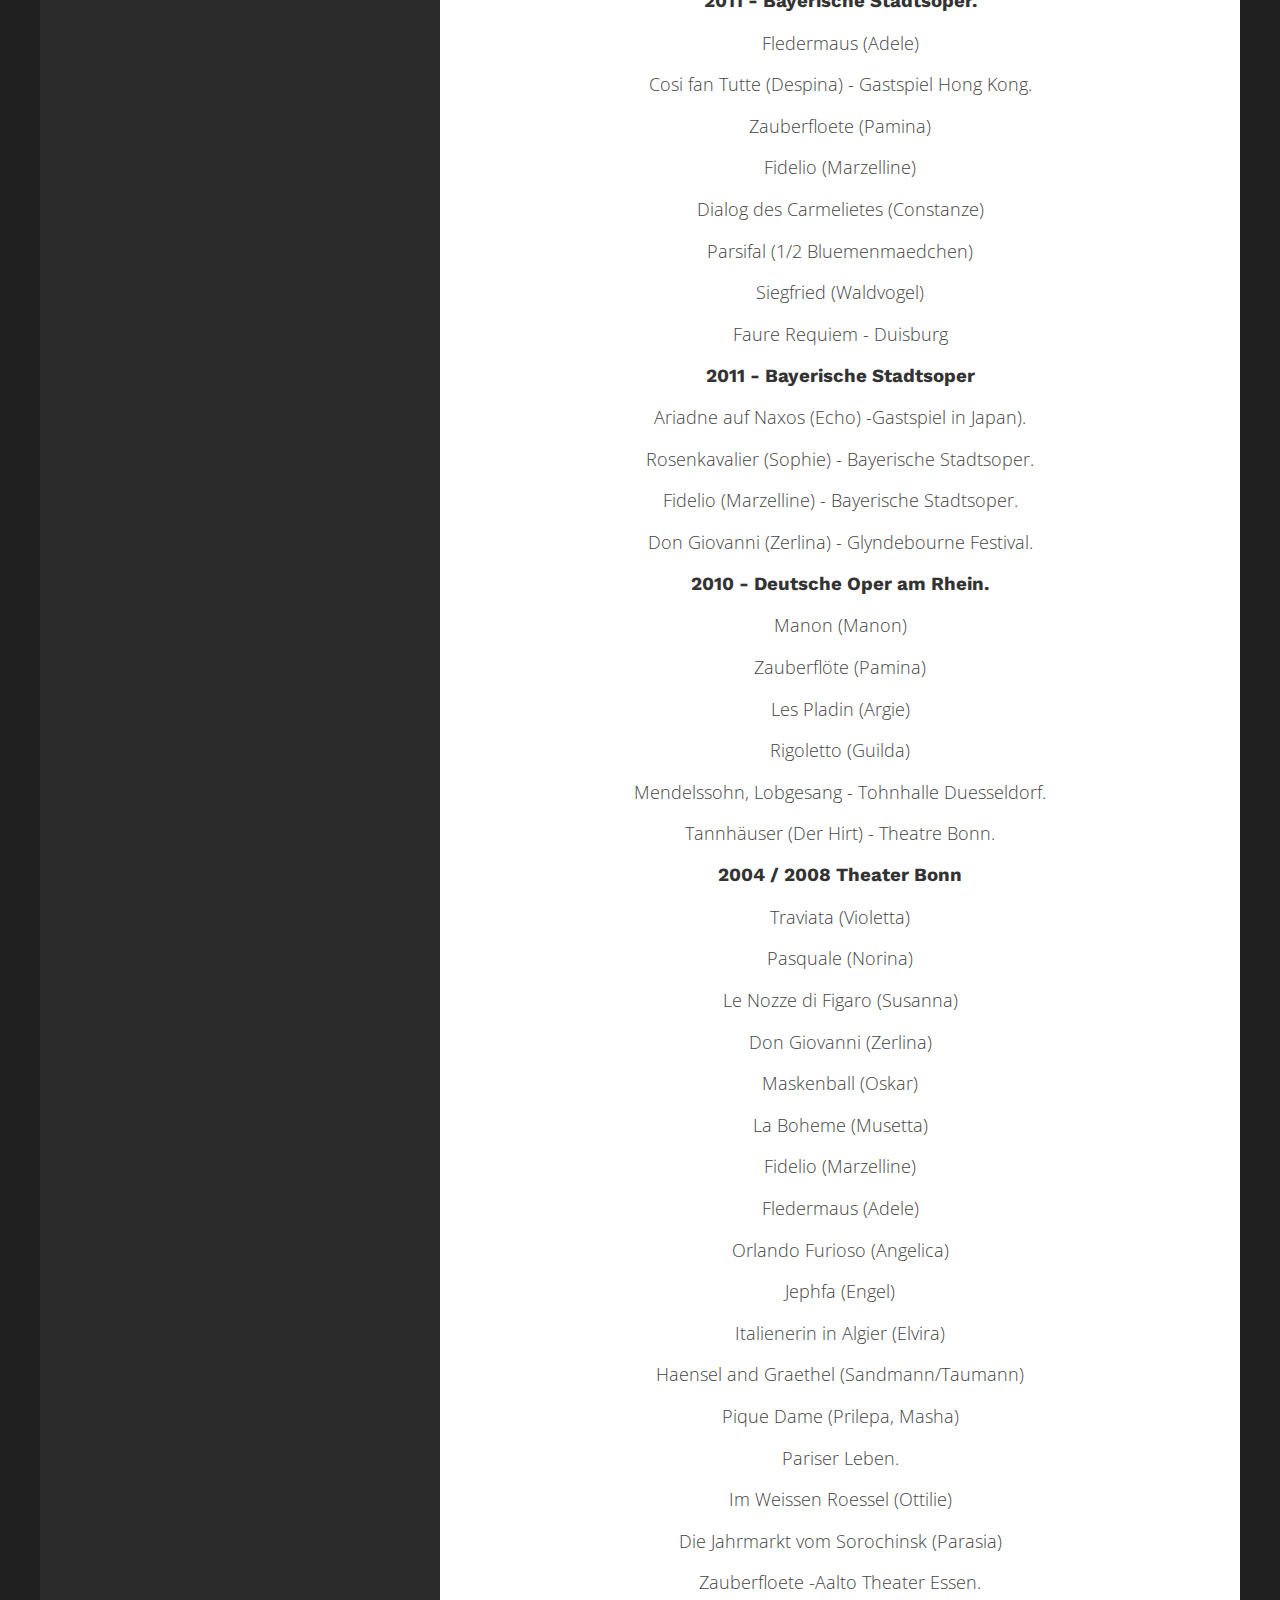
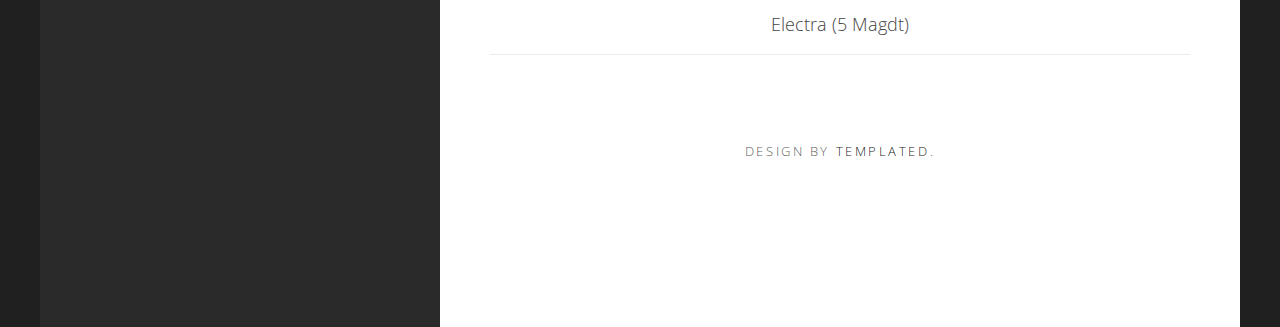
<file: schedule.html>
<!DOCTYPE html PUBLIC "-//W3C//DTD XHTML 1.0 Strict//EN" "http://www.w3.org/TR/xhtml1/DTD/xhtml1-strict.dtd">
<!--
Design by TEMPLATED
http://templated.co
Released for free under the Creative Commons Attribution License

Name       : Skeleton
Description: A two-column, fixed-width design with dark color scheme.
Version    : 1.0
Released   : 20130902

-->
<html xmlns="http://www.w3.org/1999/xhtml">
<head>
<meta http-equiv="Content-Type" content="text/html; charset=utf-8" />
<title></title>
<meta name="keywords" content="" />
<meta name="description" content="" />
<link href="http://fonts.googleapis.com/css?family=Source+Sans+Pro:200,300,400,600,700,900" rel="stylesheet" />
<link href="default.css" rel="stylesheet" type="text/css" media="all" />
<link href="https://fonts.googleapis.com/css?family=Open+Sans|Work+Sans:600" rel="stylesheet">

</head>
<body>
<div id="page" class="container">
	<div id="header">
		<div id="logo">
			<img src="img/small_home.jpg" alt="" />
			<h1><a href="index.html">Anna Virovlansky Soprano</a></h1>
		</div>
		<div id="menu">
			<ul>
                <li><a href="index.html" accesskey="1" title="">Homepage</a></li>
				<li><a href="vita.html" accesskey="2" title="">Vita</a></li>
				<li><a href="repertoire.html" accesskey="3" title="">Repertoire</a></li>
				<li class="current_page_item"><a href="schedule.html" accesskey="4" title="">Schedule</a></li>
				<li><a href="gallery.html" accesskey="5" title="">Gallery</a></li>
                <li><a href="press.html" accesskey="6" title="">Press</a></li>
                <li><a href="media.html" accesskey="7" title="">Media</a></li>
                <li><a href="contact.html" accesskey="8" title="">Contact</a></li>
			</ul>
		</div>
	</div>
	<div id="main">
		<div id="welcome">
			<div class="title">
				<h2>Anna Virovlansky</h2>
			</div>
            <div class="years">
                <h3>2018</h3>

                <ul>
                    <li>Rosenkavalier (Sophie) - Ópera de Colombia in Bogotá (Kolumbien) : 1, 5, 8 September  </li>
                    <li></li>
                	<li>Lucia di Lammermoor (Lucia) - Leipzig Opera : 1 April</li>
                	<li></li>
                	<li>Traviata (Violetta) - Leipzig Opera : 23 February, 22 April. </li>
                	<li></li>
                	<li>Pasquale (Norina) - Gaertnerplatztheater, Muenchen: 2, 5 May</li>
                </ul>

                <h3>2017</h3>

                <ul>
                	<li>Lucia di Lammermoor (Lucia) - Leipzig Opera : 1 January, 6 May, 25 November (WA), 26 December.</li>
                	<li></li>
                	<li>Traviata (Violetta) - Leipzig Opera : 4 February.</li>
                	<li></li>
                	<li>Ariadne of Naxos (Echo)- Bayerische Stadtsoper : 26, 29 March, 1 April.</li>
                </ul>

                <h3>2016</h3>

                <ul>
                	<li>Concert in Taiwan, 1, 2 April, Arias and Duetts.</li>
                	<li></li>
                	<li>Rosenkavalier (Sophie) - Deutsche Oper am Rhein : 13, 21, 29, May, 25 June, 8 Juli.</li>
                	<li></li>
                	<li>Lucia di Lammermoor (Lucia) - Leipzig Opera : 26 November (Première), 10 December.</li>
                </ul>

                <h3>2015</h3>

                <ul>
                	<li>Pasquale (Norina) - Gaertnerplatztheater, Gastspiele Heilbronn : 24 January, 03 März.</li>
                	<li></li>
                	<li>Traviata (Violetta) - Deutsche Oper am Rhein : 10 Ferbruary. </li>
                	<li>                             - Taiwan (Taipei, Kauchung) : 4, 6 September</li>
                	<li></li>
                	<li>Fidelio (Marzelline) - Florence, Maggio Fiorentino : 27, 30 April, 3,5 May.</li>
                	<li></li>
                	<li>Ariadne auf Naxos (Echo) Bayerische Stadtsoper (Gastspiel in Paris) : 12, 17, 20, 23 October.</li>
                </ul>

                <h3>2014</h3>

                <ul>
                	<li>Pasquale (Norina) - Leipzig Opera : 8 (Premiere) , 16 February. 9 März, 12 April, 11 Mai, </li>
                	<li></li>
                	<li>Traviata (Violetta) - Leipzig Opera : 23 März, 29 Mai.</li>
                	<li>                             - Deutsche Oper am Rhein: 13, 16 Mai, 1 Juni, 24 September, 16 October</li>
                	<li></li>
                	<li>L’Orfee Monteverdi (Euridice) - Prinzregententheater Muenchen : 20 (Premiere), 23, 25, 27, 30 July.</li>
                </ul>

                <h3>2013</h3>

                <ul>
                	<li>Traviata (Violetta) - Leipzig Opera.</li>
                	<li></li>
                	<li>Rigoletto (Guilda) - Deutsche Oper am Rhein. </li>
                	<li></li>
                	<li>La Boheme (Musetta) - Bayerische Stadtsoper.</li>
                	<li></li>
                	<li>Don Giovanni (Zerlina) - Oper Bonn.</li>
                	<li></li>
                	<li>Parsifal (1/2 Bluemenmaedchen) - Bayerische Stadtsoper. </li>
                	<li></li>
                	<li>Boris Godunov (Xenia) -Bayerische Stadtsoper.</li>
                </ul>

                <h3>2011 - Bayerische Stadtsoper.</h3>

                <ul>
                	<li>Fledermaus (Adele)</li>
                	<li></li>
                	<li>Cosi fan Tutte (Despina) - Gastspiel Hong Kong.</li>
                	<li></li>
                	<li>Zauberfloete (Pamina) </li>
                	<li></li>
                	<li>Fidelio (Marzelline) </li>
                	<li></li>
                	<li>Dialog des Carmelietes (Constanze)</li>
                	<li></li>
                	<li>Parsifal (1/2 Bluemenmaedchen) </li>
                	<li></li>
                	<li>Siegfried (Waldvogel) </li>
                	<li></li>
                	<li>Faure Requiem - Duisburg</li>
                </ul>

                <h3>2011 - Bayerische Stadtsoper</h3>

                <ul>
                	<li>Ariadne auf Naxos (Echo) -Gastspiel in Japan).</li>
                	<li></li>
                	<li>Rosenkavalier (Sophie) - Bayerische Stadtsoper.</li>
                	<li></li>
                	<li>Fidelio (Marzelline)  - Bayerische Stadtsoper. </li>
                	<li></li>
                	<li>Don Giovanni (Zerlina) - Glyndebourne Festival.</li>
                </ul>

                <h3>2010 - Deutsche Oper am Rhein.</h3>

                <ul>
                	<li>Manon (Manon) </li>
                	<li></li>
                	<li>Zauberflöte (Pamina) </li>
                	<li></li>
                	<li>Les Pladin (Argie) </li>
                	<li></li>
                	<li>Rigoletto (Guilda) </li>
                	<li></li>
                	<li>Mendelssohn, Lobgesang - Tohnhalle Duesseldorf.</li>
                	<li></li>
                	<li>Tannhäuser (Der Hirt) - Theatre Bonn.</li>
                </ul>

                <h3>2004 / 2008  Theater Bonn</h3>

                <ul>
                	<li>Traviata (Violetta)</li>
                	<li></li>
                	<li>Pasquale (Norina) </li>
                	<li></li>
                	<li>Le Nozze di Figaro (Susanna)</li>
                	<li></li>
                	<li>Don Giovanni (Zerlina) </li>
                	<li></li>
                	<li>Maskenball (Oskar)</li>
                	<li></li>
                	<li>La Boheme (Musetta) </li>
                	<li></li>
                	<li>Fidelio (Marzelline)</li>
                	<li></li>
                	<li>Fledermaus (Adele) </li>
                	<li></li>
                	<li>Orlando Furioso (Angelica)  </li>
                	<li></li>
                	<li>Jephfa (Engel) </li>
                	<li></li>
                	<li>Italienerin in Algier (Elvira)</li>
                	<li></li>
                	<li>Haensel and Graethel (Sandmann/Taumann)</li>
                	<li></li>
                	<li>Pique Dame (Prilepa, Masha)</li>
                	<li></li>
                	<li>Pariser Leben.</li>
                	<li></li>
                	<li>Im Weissen Roessel (Ottilie)</li>
                	<li></li>
                	<li>Die Jahrmarkt vom Sorochinsk (Parasia) </li>
                	<li></li>
                	<li>Zauberfloete -Aalto Theater Essen. </li>
                	<li></li>
                	<li>Electra (5 Magdt)</li>
                </ul>

            </div>
		</div>
		<div id="copyright">
			<span>Design by <a href="http://templated.co" rel="nofollow">TEMPLATED</a>.</span>
		</div>
	</div>
</div>
</body>
</html>
</file>
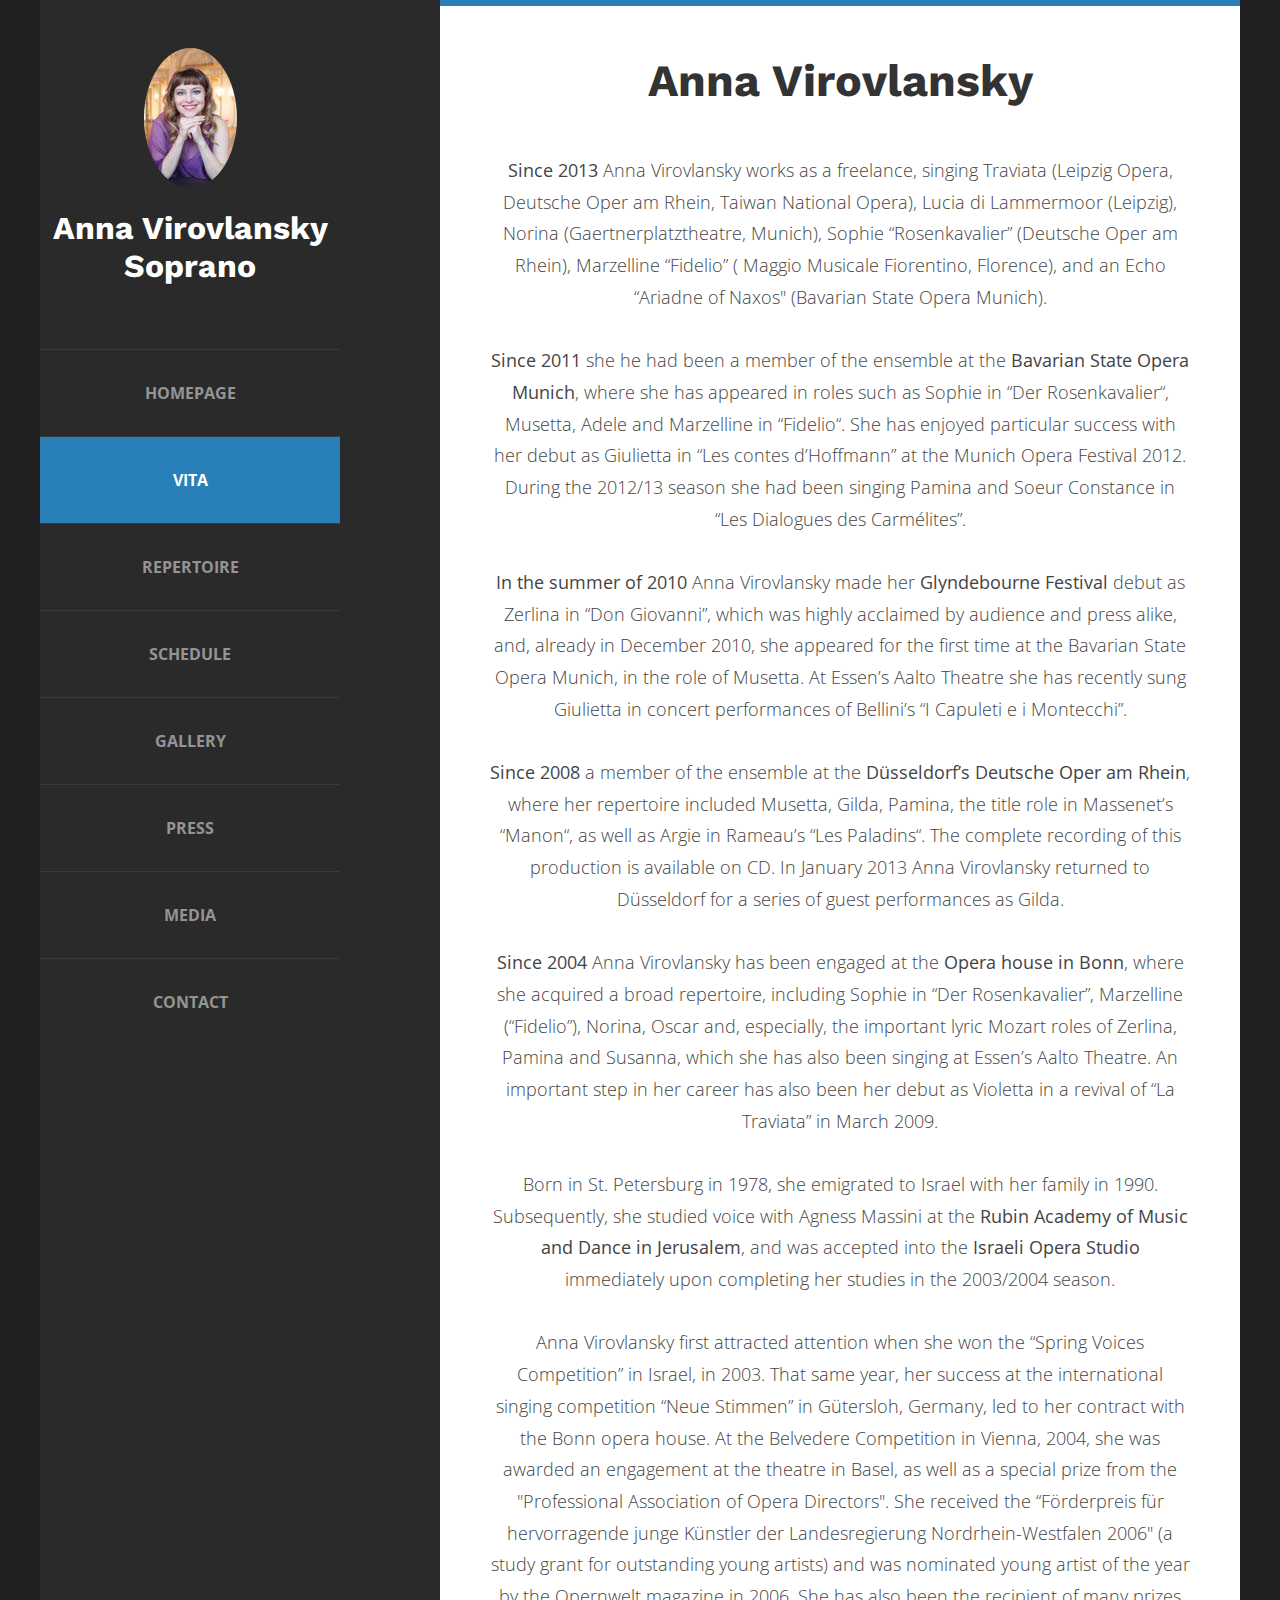
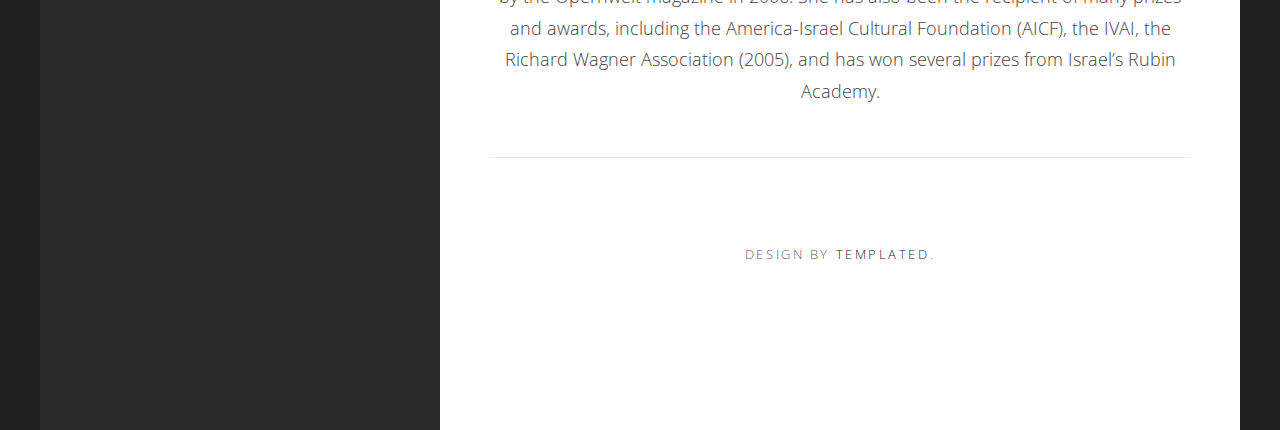
<file: vita.html>
<!DOCTYPE html PUBLIC "-//W3C//DTD XHTML 1.0 Strict//EN" "http://www.w3.org/TR/xhtml1/DTD/xhtml1-strict.dtd">
<!--
Design by TEMPLATED
http://templated.co
Released for free under the Creative Commons Attribution License

Name       : Skeleton
Description: A two-column, fixed-width design with dark color scheme.
Version    : 1.0
Released   : 20130902

-->
<html xmlns="http://www.w3.org/1999/xhtml">
<head>
<meta http-equiv="Content-Type" content="text/html; charset=utf-8" />
<title></title>
<meta name="keywords" content="" />
<meta name="description" content="" />
<link href="http://fonts.googleapis.com/css?family=Source+Sans+Pro:200,300,400,600,700,900" rel="stylesheet" />
<link href="default.css" rel="stylesheet" type="text/css" media="all" />
<link href="https://fonts.googleapis.com/css?family=Open+Sans|Work+Sans:600" rel="stylesheet">

</head>
<body>
<div id="page" class="container">
	<div id="header">
		<div id="logo">
			<img src="img/small_home.jpg" alt="" />
			<h1><a href="index.html">Anna Virovlansky Soprano</a></h1>
		</div>
		<div id="menu">
			<ul>
                <li><a href="index.html" accesskey="1" title="">Homepage</a></li>
				<li class="current_page_item"><a href="vita.html" accesskey="2" title="">Vita</a></li>
				<li><a href="repertoire.html" accesskey="3" title="">Repertoire</a></li>
				<li><a href="schedule.html" accesskey="4" title="">Schedule</a></li>
				<li><a href="gallery.html" accesskey="5" title="">Gallery</a></li>
                <li><a href="press.html" accesskey="6" title="">Press</a></li>
                <li><a href="media.html" accesskey="7" title="">Media</a></li>
                <li><a href="contact.html" accesskey="8" title="">Contact</a></li>
			</ul>
		</div>
	</div>
	<div id="main">
		<div id="welcome">
			<div class="title">
				<h2>Anna Virovlansky</h2>
			</div>
            <div>
			    <p>
<strong>Since 2013</strong> Anna Virovlansky works as a freelance, singing Traviata (Leipzig Opera, Deutsche Oper am Rhein, Taiwan National Opera), Lucia di Lammermoor (Leipzig), Norina (Gaertnerplatztheatre, Munich), Sophie “Rosenkavalier” (Deutsche Oper am Rhein),  Marzelline “Fidelio” ( Maggio Musicale Fiorentino, Florence), and an Echo “Ariadne of Naxos" (Bavarian State Opera Munich).<br><br>

<strong>Since 2011</strong> she he had been a member of the ensemble at the <strong>Bavarian State Opera Munich</strong>, where she has appeared in roles such as Sophie in “Der Rosenkavalier“, Musetta, Adele and Marzelline in “Fidelio“. She has enjoyed particular success with her debut as Giulietta in “Les contes
d’Hoffmann” at the Munich Opera Festival 2012. During the 2012/13 season she had been singing
Pamina and Soeur Constance in “Les Dialogues des Carmélites”.<br><br>

<strong>In the summer of 2010</strong> Anna Virovlansky made her <strong>Glyndebourne Festival</strong> debut as Zerlina in “Don Giovanni”, which was highly acclaimed by audience and press alike, and, already in December 2010, she appeared for the first time at the Bavarian State Opera Munich, in the role of Musetta. At Essen’s
Aalto Theatre she has recently sung Giulietta in concert performances of Bellini’s “I Capuleti e i
Montecchi”. <br><br>

<strong>Since 2008</strong> a member of the ensemble at the <strong>Düsseldorf’s Deutsche Oper am Rhein</strong>, where her repertoire included Musetta, Gilda, Pamina, the title role in Massenet’s “Manon“, as well
as Argie in Rameau’s “Les Paladins“. The complete recording of this production is available on CD. In
January 2013 Anna Virovlansky returned to Düsseldorf for a series of guest performances as Gilda. <br><br>

<strong>Since 2004</strong> Anna Virovlansky has been engaged at the <strong>Opera house in Bonn</strong>, where she acquired a
broad repertoire, including Sophie in “Der Rosenkavalier”, Marzelline (“Fidelio”), Norina, Oscar and,
especially, the important lyric Mozart roles of Zerlina, Pamina and Susanna, which she has also been
singing at Essen’s Aalto Theatre. An important step in her career has also been her debut as Violetta
in a revival of “La Traviata” in March 2009. <br><br>

Born in St. Petersburg in 1978, she emigrated to Israel with her family in 1990. Subsequently, she studied voice with Agness Massini at the <strong>Rubin Academy of Music and Dance in Jerusalem</strong>, and was accepted into the <strong>Israeli Opera Studio</strong> immediately upon completing her studies in the 2003/2004 season. <br><br>

Anna Virovlansky first attracted attention when she won the “Spring Voices Competition” in Israel, in
2003. That same year, her success at the international singing competition “Neue Stimmen” in
Gütersloh, Germany, led to her contract with the Bonn opera house. At the Belvedere Competition in
Vienna, 2004, she was awarded an engagement at the theatre in Basel, as well as a special prize from the "Professional Association of Opera Directors". She received the “Förderpreis für hervorragende junge Künstler der Landesregierung Nordrhein-Westfalen 2006" (a study grant for outstanding young artists) and was nominated young artist of the year by the Opernwelt magazine in 2006.
She has also been the recipient of many prizes and awards, including the America-Israel Cultural
Foundation (AICF), the IVAI, the Richard Wagner Association (2005), and has won several prizes from Israel’s Rubin Academy.<br><br>
                </p>
            </div>
		</div>
		<div id="copyright">
			<span>Design by <a href="http://templated.co" rel="nofollow">TEMPLATED</a>.</span>
		</div>
	</div>
</div>
</body>
</html>
</file>
<file: default.css>
html, body
	{
		height: 100%;
	}

	body
	{
		margin: 0px;
		padding: 0px;
		background: #202020;
		font-family: 'Open Sans', Sans-Serif;
		font-size: 12pt;
		font-weight: 300;
		color: #444444;
	}


	h1, h2, h3
	{
        Font-Family: 'Work Sans', Sans-Serif;
		margin: 0;
		padding: 0;
		color: #333333;
        font-weight: bold;
	}

	p, ol, ul
	{
		margin-top: 0;
        font-size: 1.1em;

	}

	ol, ul
	{
		padding: 0;
		list-style: none;
	}

	p
	{
		line-height: 180%;
	}

	strong
	{
	}

	a
	{
		color: #2980b9;
	}

	a:hover
	{
		text-decoration: none;
	}

	.container
	{
		overflow: hidden;
		margin: 0em auto;
		width: 1200px;
	}

/*********************************************************************************/
/* Image Style                                                                   */
/*********************************************************************************/

	.image
	{
		display: inline-block;
	}

	.image img
	{
		display: block;
		width: 100%;
	}

	.image-full
	{
		display: block;
		width: 100%;
		margin: 0 0 2em 0;
	}

	.image-left
	{
		float: left;
		margin: 0 2em 2em 0;
	}

	.image-centered
	{
		display: block;
		margin: 0 0 2em 0;
	}

	.image-centered img
	{
		margin: 0 auto;
		width: auto;
	}

/*********************************************************************************/
/* List Styles                                                                   */
/*********************************************************************************/

	ul.style1
	{
		margin: 0 auto;
		padding: 0;
		width: 80%;
		overflow: hidden;
		list-style: none;
		text-align: left;
		color: #6c6c6c
	}

	ul.style1 li
	{
		padding: 1.6em 0em 0em 0em;
		margin: 0 0 2.5em 0;
		border-top: 1px solid rgba(0,0,0,.1);
	}

	ul.style1 li:first-child
	{
		border-top: none;
	}

	ul.style1 p
	{
		margin: 0;
	}

	ul.style1 a
	{
		display: block;
		text-decoration: none;
		color: #2D2D2D;
	}

	ul.style1 a:hover
	{
		text-decoration: underline;
	}

	ul.style1 h3
	{
		padding: 1em 0em 5px 0em;
		text-transform: uppercase;
		font-size: 1em;
		font-weight: 400;
	}

	ul.style1 .first
	{
		padding-top: 0;
		background: none;
	}

	ul.style1 .date
	{
		float: left;
		position: relative;
		width: 80px;
		height: 70px;
		margin: 0.5em 1.5em 0em 0.5em;
		padding: 1.5em 0em 1.5em 0em;
		box-shadow: 0px 0px 0px 5px rgba(255,255,255,0.1);
		line-height: normal;
		text-align: center;
		text-transform: uppercase;
		text-shadow: 0px 1px 0px rgba(0,0,0,.2);
		font-size: 1em;
		font-weight: 400;
		border-right: 1px solid rgba(0,0,0,.1);
	}

	ul.style1 .date:after
	{
		content: '';
		display: block;
		position: absolute;
		left: 0;
		top: 0;
		width: 100%;
		height: 100%;
		border-radius: 6px;
	}

	ul.style1 .date b
	{
		margin: 0;
		padding: 0;
		display: block;
		margin-top: -5px;
		font-size: 1.8em;
		font-weight: 700;
	}

	ul.style1 .date a
	{
	}

	ul.style1 .date a:hover
	{
		text-decoration: none;
	}


/*********************************************************************************/
/* Social Icon Styles                                                            */
/*********************************************************************************/

	ul.contact
	{
		margin: 0;
		padding: 2em 0em 0em 0em;
		list-style: none;
	}

	ul.contact li
	{
		display: inline-block;
		padding: 0em 0.30em;
		font-size: 1em;
	}

	ul.contact li span
	{
		display: none;
		margin: 0;
		padding: 0;
	}

	ul.contact li a
	{
		color: #FFF;
	}

	ul.contact li a:before
	{
		display: inline-block;
		background: #3f3f3f;
		width: 40px;
		height: 40px;
		line-height: 40px;
		border-radius: 20px;
		text-align: center;
		color: #FFFFFF;
	}

	ul.contact li a.icon-twitter:before { background: #2DAAE4; }
	ul.contact li a.icon-facebook:before { background: #39599F; }
	ul.contact li a.icon-dribbble:before { background: #C4376B;	}
	ul.contact li a.icon-tumblr:before { background: #31516A; }
	ul.contact li a.icon-rss:before { background: #F2600B; }

/*********************************************************************************/
/* Button Style                                                                  */
/*********************************************************************************/

	.button
	{
		display: inline-block;
		padding: 1em 3em 1em 2em;
		letter-spacing: 0.20em;
		text-decoration: none;
		text-transform: uppercase;
		font-weight: 400;
		font-size: 0.90em;
		color: #FFF;
	}

	.button:before
	{
		display: inline-block;
		background: #FFC31F;
		margin-right: 1em;
		width: 40px;
		height: 40px;
		line-height: 40px;
		border-radius: 20px;
		text-align: center;
		color: #272925;
	}

/*********************************************************************************/
/* 4-column                                                                      */
/*********************************************************************************/

	.box1,
	.box2,
	.box3,
	.box4
	{
		width: 235px;
	}

	.box1,
	.box2,
	.box3,
	{
		float: left;
		margin-right: 20px;
	}

	.box4
	{
		float: right;
	}

/*********************************************************************************/
/* 3-column                                                                      */
/*********************************************************************************/

	.boxA,
	.boxB,
	.boxC
	{
		width: 320px;
	}

	.boxA,
	.boxB,
	{
		float: left;
		margin-right: 20px;
	}

	.boxC
	{
		float: right;
	}

/*********************************************************************************/
/* 2-column                                                                      */
/*********************************************************************************/

	.tbox1,
	.tbox2
	{
		width: 575px;
	}

	.tbox1
	{
		float: left;
	}

	.tbox2
	{
		float: right;
	}

/*********************************************************************************/
/* Heading Titles                                                                */
/*********************************************************************************/

	.title
	{
		margin-bottom: 3em;
	}

	.title h2
	{
		text-transform: capitalize;
		font-size: 2.8em;
	}

	.title .byline
	{
		font-size: 1.3em;
		color: #6F6F6F;
	}

/*********************************************************************************/
/* Header                                                                        */
/*********************************************************************************/

	#header
	{
		position: relative;
		float: left;
		width: 300px;
		padding: 3em 0em;
	}

/*********************************************************************************/
/* Logo                                                                          */
/*********************************************************************************/

	#logo
	{
		text-align: center;
		margin-bottom: 4em;
	}

	#logo h1
	{
		display: block;
	}

	#logo a
	{
		text-decoration: none;
		color: #FFF;
	}

	#logo span
	{
		padding-right: 0.5em;
		text-transform: uppercase;
		font-size: 0.90em;
		color: rgba(255,255,255,0.3);
	}

	#logo span a
	{
		color: rgba(255,255,255,0.5);
	}

	#logo img
	{
		display: inline-block;
		margin-bottom: 1em;
		border-radius: 50%;
	}

/*********************************************************************************/
/* Menu                                                                          */
/*********************************************************************************/

	#menu
	{
	}

	#menu ul
	{
	}

	#menu li
	{
		border-top: 1px solid rgba(255,255,255,0.08);
	}

	#menu li a, #menu li span
	{
		display: block;
		padding: 2em 1.5em;
		text-align: center;
		text-decoration:  none;
		text-transform: uppercase;
		font-weight: 700;
		color: rgba(255,255,255,0.5);
        font-size: 12pt;
	}

	#menu li:hover a, #menu li.active a, #menu li.active span
	{
	}

	#menu .current_page_item a
	{
		background: #2980b9;
		color: rgba(255,255,255,1);
	}

	#menu .icon
	{
	}

/*********************************************************************************/
/* Banner                                                                        */
/*********************************************************************************/

	#banner
	{
		margin-bottom: 4em;
	}

/*********************************************************************************/
/* Page                                                                          */
/*********************************************************************************/

	#page
	{
		background: #2a2a2a;
	}

/*********************************************************************************/
/* Main                                                                          */
/*********************************************************************************/

	#main
	{
		overflow: hidden;
		float: right;
		width: 800px;
		padding: 3em 50px 5em 50px;
		background: #FFF;
		border-top: 6px solid #2980b9;
		text-align: center;
	}

/*********************************************************************************/
/* Featured                                                                      */
/*********************************************************************************/

	#featured
	{
		overflow: hidden;
		margin-bottom: 3em;
		padding-top: 5em;
		border-top: 1px solid rgba(0,0,0,0.08);
	}

/*********************************************************************************/
/* Sidebar                                                                       */
/*********************************************************************************/

	#sidebar
	{
	}

/*********************************************************************************/
/* Footer                                                                        */
/*********************************************************************************/

	#footer
	{
	}

/*********************************************************************************/
/* Copyright                                                                     */
/*********************************************************************************/

	#copyright
	{
		overflow: hidden;
		padding: 5em 0em;
		border-top: 1px solid rgba(0,0,0,0.08);
	}

	#copyright span
	{
		display: block;
		letter-spacing: 0.20em;
		line-height: 2.5em;
		text-align: center;
		text-transform: uppercase;
		font-size: 0.80em;
		color: rgba(0,0,0,0.7);
	}

	#copyright a
	{
		text-decoration: none;
		color: rgba(0,0,0,0.9);
	}

	.fa
	{
		display: block;
		color: #000;
		background: red;
	}
    /*********************************************************************************/
    /* schedule                                                                    */
    /*********************************************************************************/

    .years li
    {
        margin: 0 0 1em 0;

    }

    .years h3
    {
        margin: 1em;

    }
    /*********************************************************************************/
    /* repertoire                                                                    */
    /*********************************************************************************/

    table {
      margin: 25px auto;
      border-collapse: collapse;
      border: 1px solid #eee;
      border-bottom: 2px solid #00cccc;
      box-shadow: 0px 0px 20px rgba(0,0,0,0.10),
         0px 10px 20px rgba(0,0,0,0.05),
         0px 20px 20px rgba(0,0,0,0.05),
         0px 30px 20px rgba(0,0,0,0.05);
      tr {

          td {
            color: #555;
          }
        }
      }
      th, td {
        color: #4d4d4d;
        border: 1px solid #eee;
        padding: 12px 35px;
        border-collapse: collapse;
      }
      th {
        background: #00cccc;
        color: #fff;
        text-transform: uppercase;
        font-size: 12px;
        &.last {
          border-right: none;
        }
      }


    h2{
        font-weight: bold;
        text-transform: capitalize;
    }

    /*********************************************************************************/
    /* gallery                                                               */
    /*********************************************************************************/
    div.gallery {
        border: 1px solid #ccc;
    }

    div.gallery:hover {
        border: 1px solid #777;
    }

    div.gallery img {
        object-fit: cover;
        width: 170px;
        height: 170px;
    }

    div.desc {
        padding: 15px;
        text-align: center;
    }

    * {
        box-sizing: border-box;
    }

    .responsive {
        padding: 0 6px;
        float: left;
        width: 24.99999%;
    }

    @media only screen and (max-width: 700px) {
        .responsive {
            width: 49.99999%;
            margin: 6px 0;
        }
    }

    @media only screen and (max-width: 500px) {
        .responsive {
            width: 100%;
        }
    }

    .clearfix:after {
        content: "";
        display: table;
        clear: both;
    }

    /*********************************************************************************/
    /* press                                                             */
    /*********************************************************************************/

    .press p{
        margin:3em 3em 0 3em;

    }
    .press div{
        margin:0 0 2em 0;
    }

    a:visited {
    color: blue;
    background-color: transparent;
    text-decoration: underline;
    }

    a:hover {
    color: red;
    background-color: transparent;
    text-decoration: underline;
    }


    /*********************************************************************************/
    /* contact                                                            */
    /*********************************************************************************/

    .cover{
        object-fit: cover;
        width: 700px;
        height: 400px;
    }

    /*********************************************************************************/
    /* media                                                            */
    /*********************************************************************************/

    .media img{
        margin:2em 0 1em 0;

    }

    .button{
        color: white;
        border-radius: 4px;
        text-shadow: 0 1px 1px rgba(0, 0, 0, 0.2);
        background: #2980b9;
        border: none;
        padding: 15px 32px;
        text-align: center;
        text-decoration: none;
        display: inline-block;
        font-size: 16px;
    }
</file>
